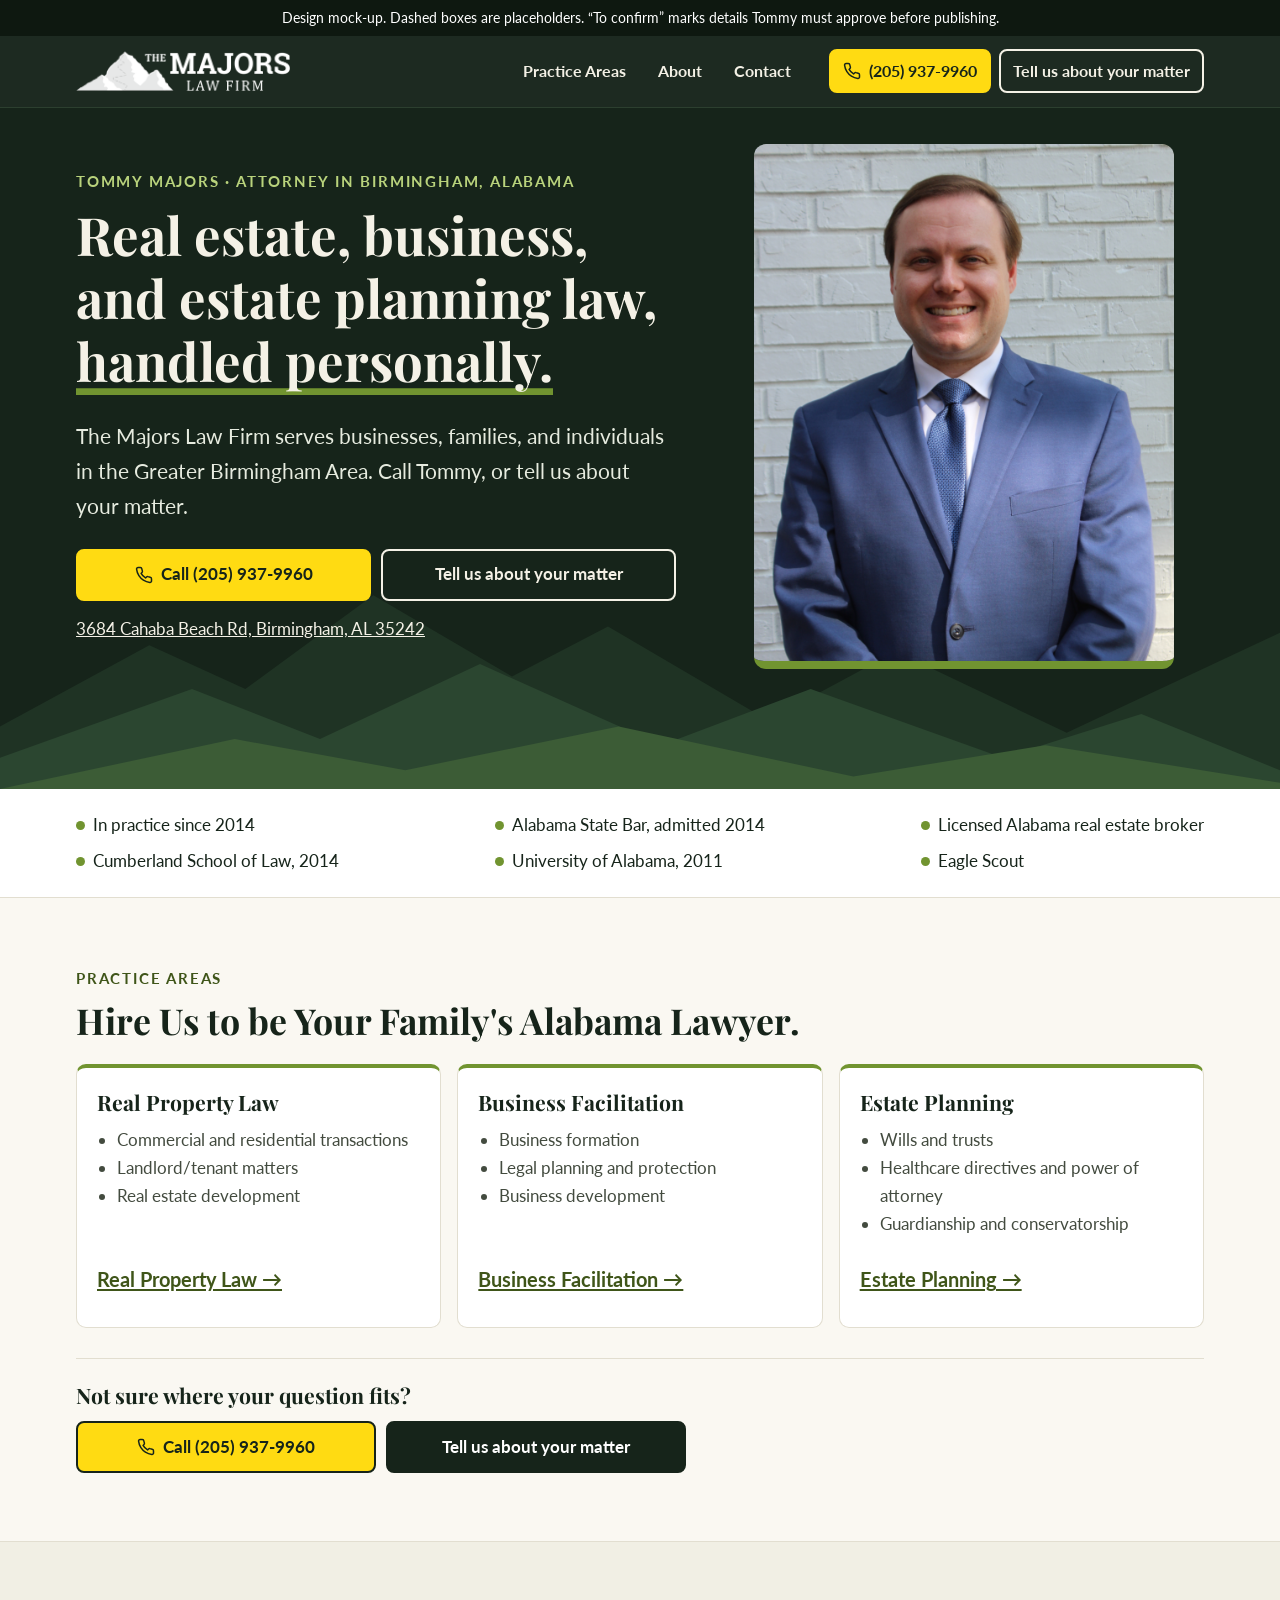
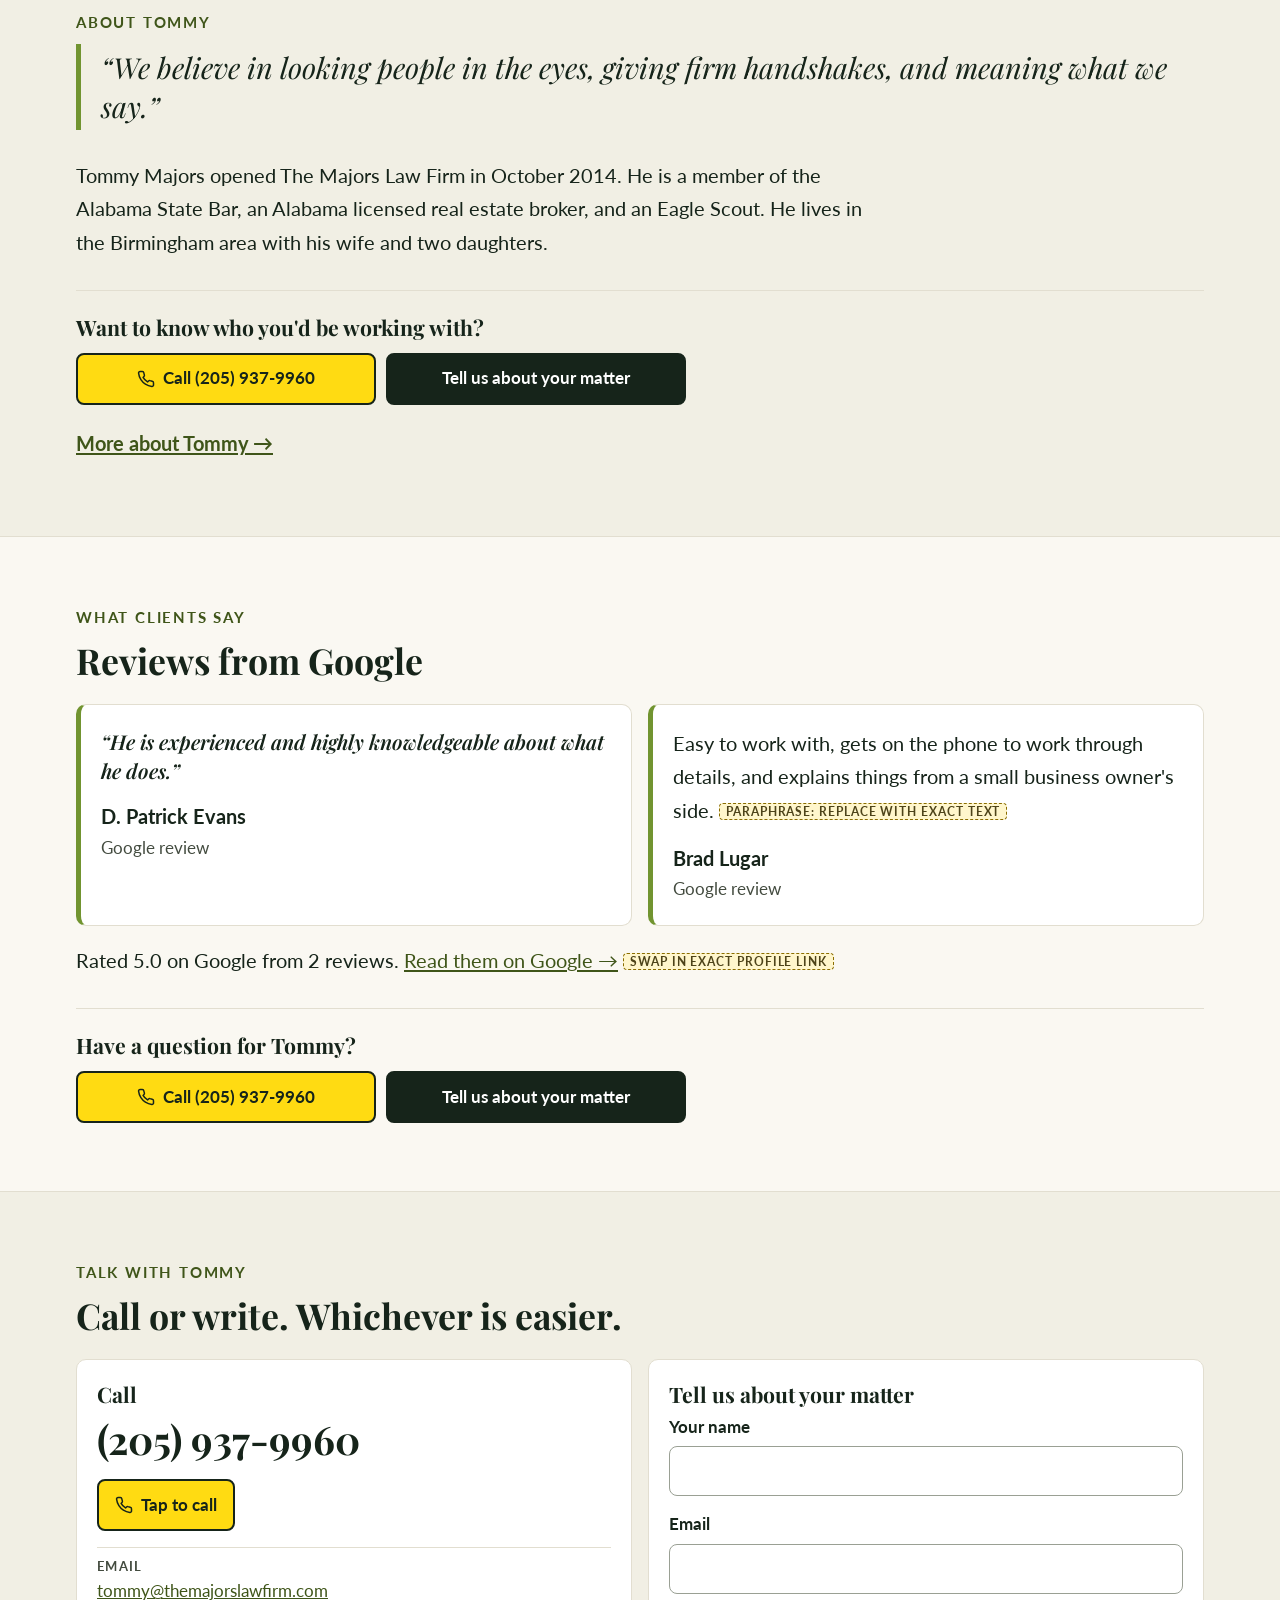
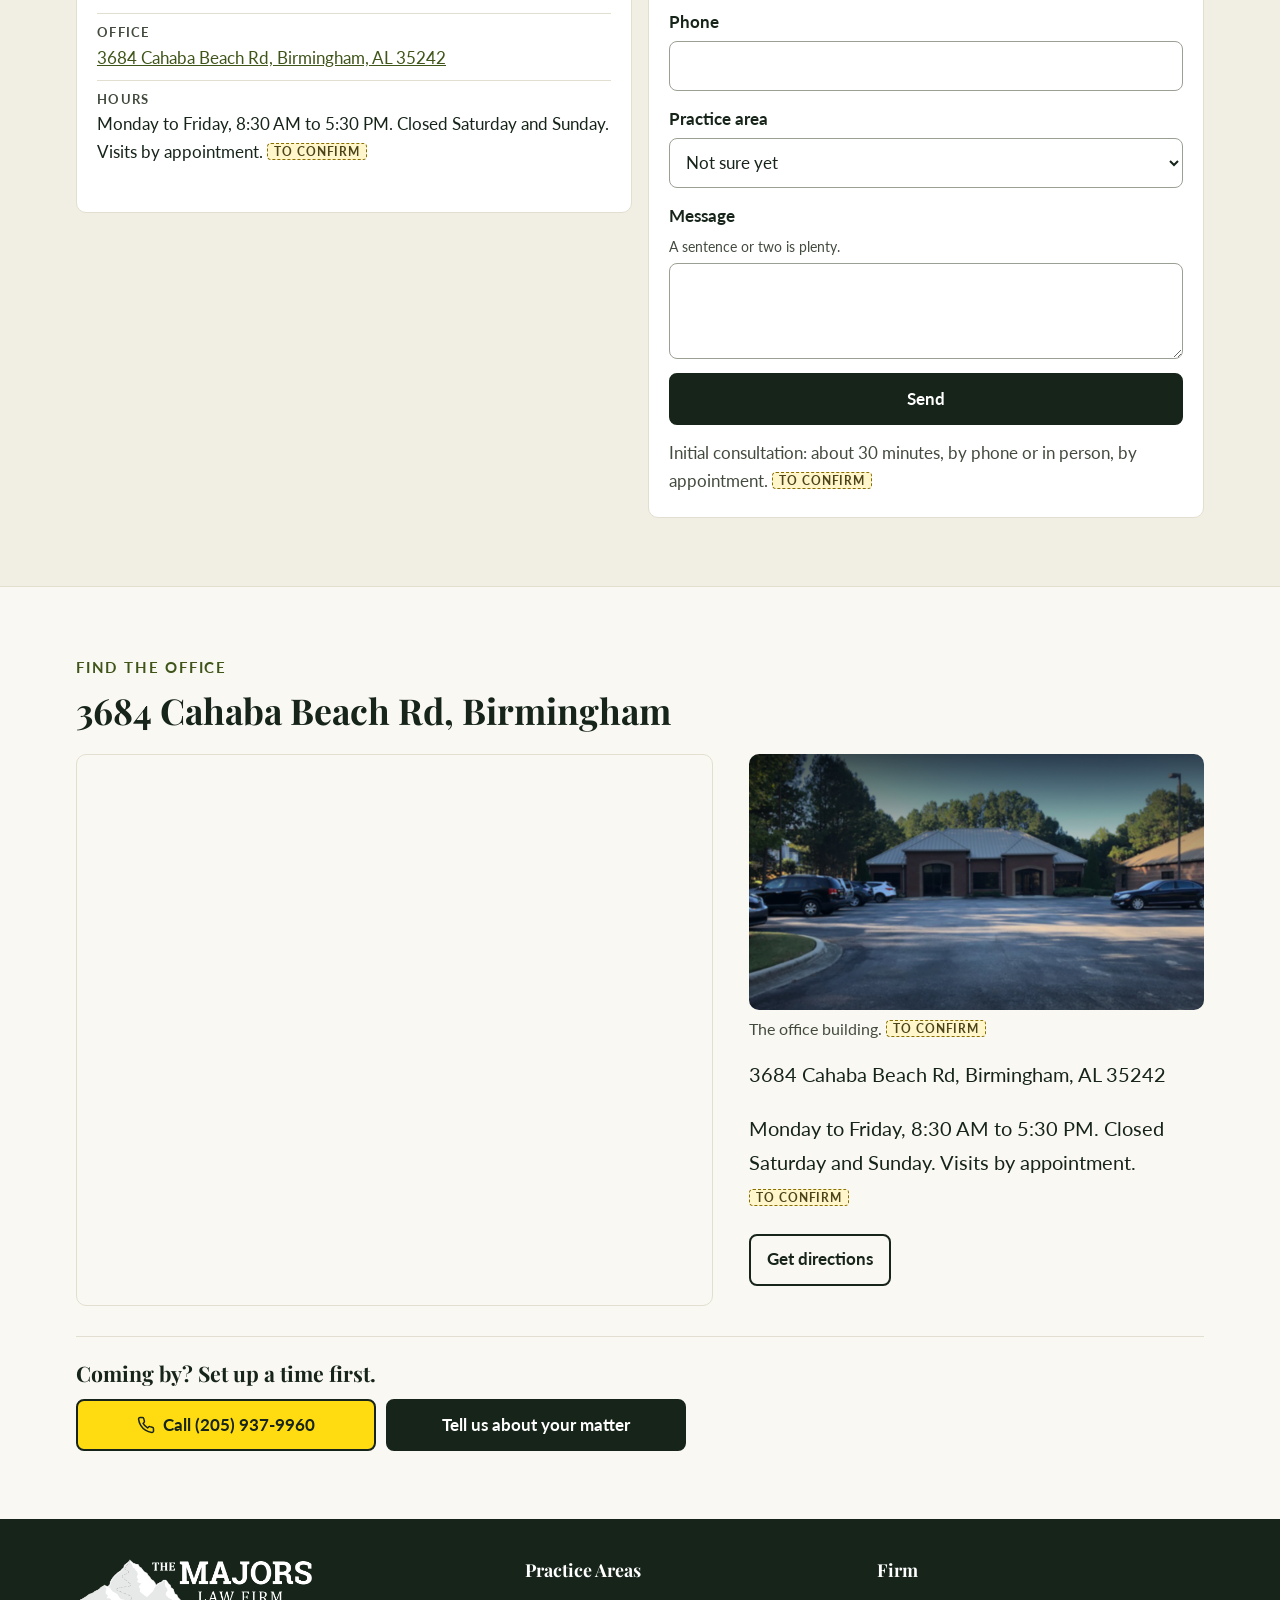
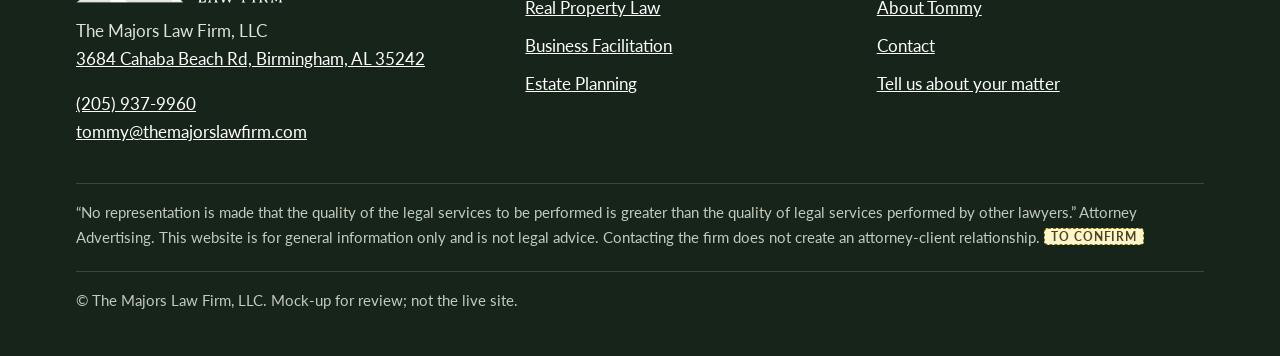
<file: index.html>
<!doctype html>
<html lang="en">
<head>
  <meta charset="utf-8">
  <meta name="viewport" content="width=device-width, initial-scale=1">
  <title>The Majors Law Firm | Birmingham, AL (mock-up)</title>
  <link rel="preconnect" href="https://fonts.googleapis.com">
  <link rel="preconnect" href="https://fonts.gstatic.com" crossorigin>
  <link href="https://fonts.googleapis.com/css2?family=Lato:wght@400;700;900&family=Playfair+Display:ital,wght@0,600;0,700;1,600&display=swap" rel="stylesheet">
  <link rel="stylesheet" href="styles.css">
</head>
<body data-page="home">
  <div data-slot="header"></div>

  <main>
    <section class="hero">
      <div class="wrap hero-grid">
        <div>
          <p class="eyebrow">Tommy Majors · Attorney in Birmingham, Alabama</p>
          <h1>Real estate, business, and estate planning law, <span>handled personally.</span></h1>
          <p class="lede">The Majors Law Firm serves businesses, families, and individuals in the Greater Birmingham Area. Call Tommy, or tell us about your matter.</p>
          <div data-slot="pair"></div>
        </div>
        <figure class="hero-photo">
          <img src="majorphoto.jpg" alt="Tommy Majors, attorney, smiling in a blue suit" width="1000" height="1500">
        </figure>
      </div>
    </section>

    <section class="trust" aria-label="Credentials">
      <div class="wrap">
        <ul>
          <li>In practice since 2014</li>
          <li>Alabama State Bar, admitted 2014</li>
          <li>Licensed Alabama real estate broker</li>
          <li>Cumberland School of Law, 2014</li>
          <li>University of Alabama, 2011</li>
          <li>Eagle Scout</li>
        </ul>
      </div>
    </section>

    <section id="practice-areas">
      <div class="wrap">
        <p class="eyebrow">Practice Areas</p>
        <h2>Hire Us to be Your Family's Alabama Lawyer.</h2>
        <div class="cards">
          <article class="card">
            <h3>Real Property Law</h3>
            <ul>
              <li>Commercial and residential transactions</li>
              <li>Landlord/tenant matters</li>
              <li>Real estate development</li>
            </ul>
            <a class="more" href="real-property.html">Real Property Law →</a>
          </article>
          <article class="card">
            <h3>Business Facilitation</h3>
            <ul>
              <li>Business formation</li>
              <li>Legal planning and protection</li>
              <li>Business development</li>
            </ul>
            <a class="more" href="business-facilitation.html">Business Facilitation →</a>
          </article>
          <article class="card">
            <h3>Estate Planning</h3>
            <ul>
              <li>Wills and trusts</li>
              <li>Healthcare directives and power of attorney</li>
              <li>Guardianship and conservatorship</li>
            </ul>
            <a class="more" href="estate-planning.html">Estate Planning →</a>
          </article>
        </div>
        <div data-slot="next" data-text="Not sure where your question fits?"></div>
      </div>
    </section>

    <section class="tint">
      <div class="wrap">
        <p class="eyebrow">About Tommy</p>
        <blockquote class="creed">“We believe in looking people in the eyes, giving firm handshakes, and meaning what we say.”</blockquote>
        <p class="prose">Tommy Majors opened The Majors Law Firm in October 2014. He is a member of the Alabama State Bar, an Alabama licensed real estate broker, and an Eagle Scout. He lives in the Birmingham area with his wife and two daughters.</p>
        <div data-slot="next" data-text="Want to know who you'd be working with?" data-link="about.html" data-link-text="More about Tommy"></div>
      </div>
    </section>

    <section>
      <div class="wrap">
        <p class="eyebrow">What clients say</p>
        <h2>Reviews from Google</h2>
        <div class="reviews">
          <figure class="review">
            <blockquote>“He is experienced and highly knowledgeable about what he does.”</blockquote>
            <figcaption>D. Patrick Evans <span>Google review</span></figcaption>
          </figure>
          <figure class="review">
            <p>Easy to work with, gets on the phone to work through details, and explains things from a small business owner's side. <span class="tbc">Paraphrase: replace with exact text</span></p>
            <figcaption>Brad Lugar <span>Google review</span></figcaption>
          </figure>
        </div>
        <p class="review-meta">Rated 5.0 on Google from 2 reviews. <a href="https://www.google.com/maps/search/?api=1&query=The%20Majors%20Law%20Firm%2C%203684%20Cahaba%20Beach%20Rd%2C%20Birmingham%2C%20AL" target="_blank" rel="noopener">Read them on Google →</a> <span class="tbc">Swap in exact profile link</span></p>
        <div data-slot="next" data-text="Have a question for Tommy?"></div>
      </div>
    </section>

    <div data-slot="consult"></div>
    <div data-slot="location"></div>
  </main>

  <div data-slot="footer"></div>
  <script src="site.js"></script>
</body>
</html>
</file>
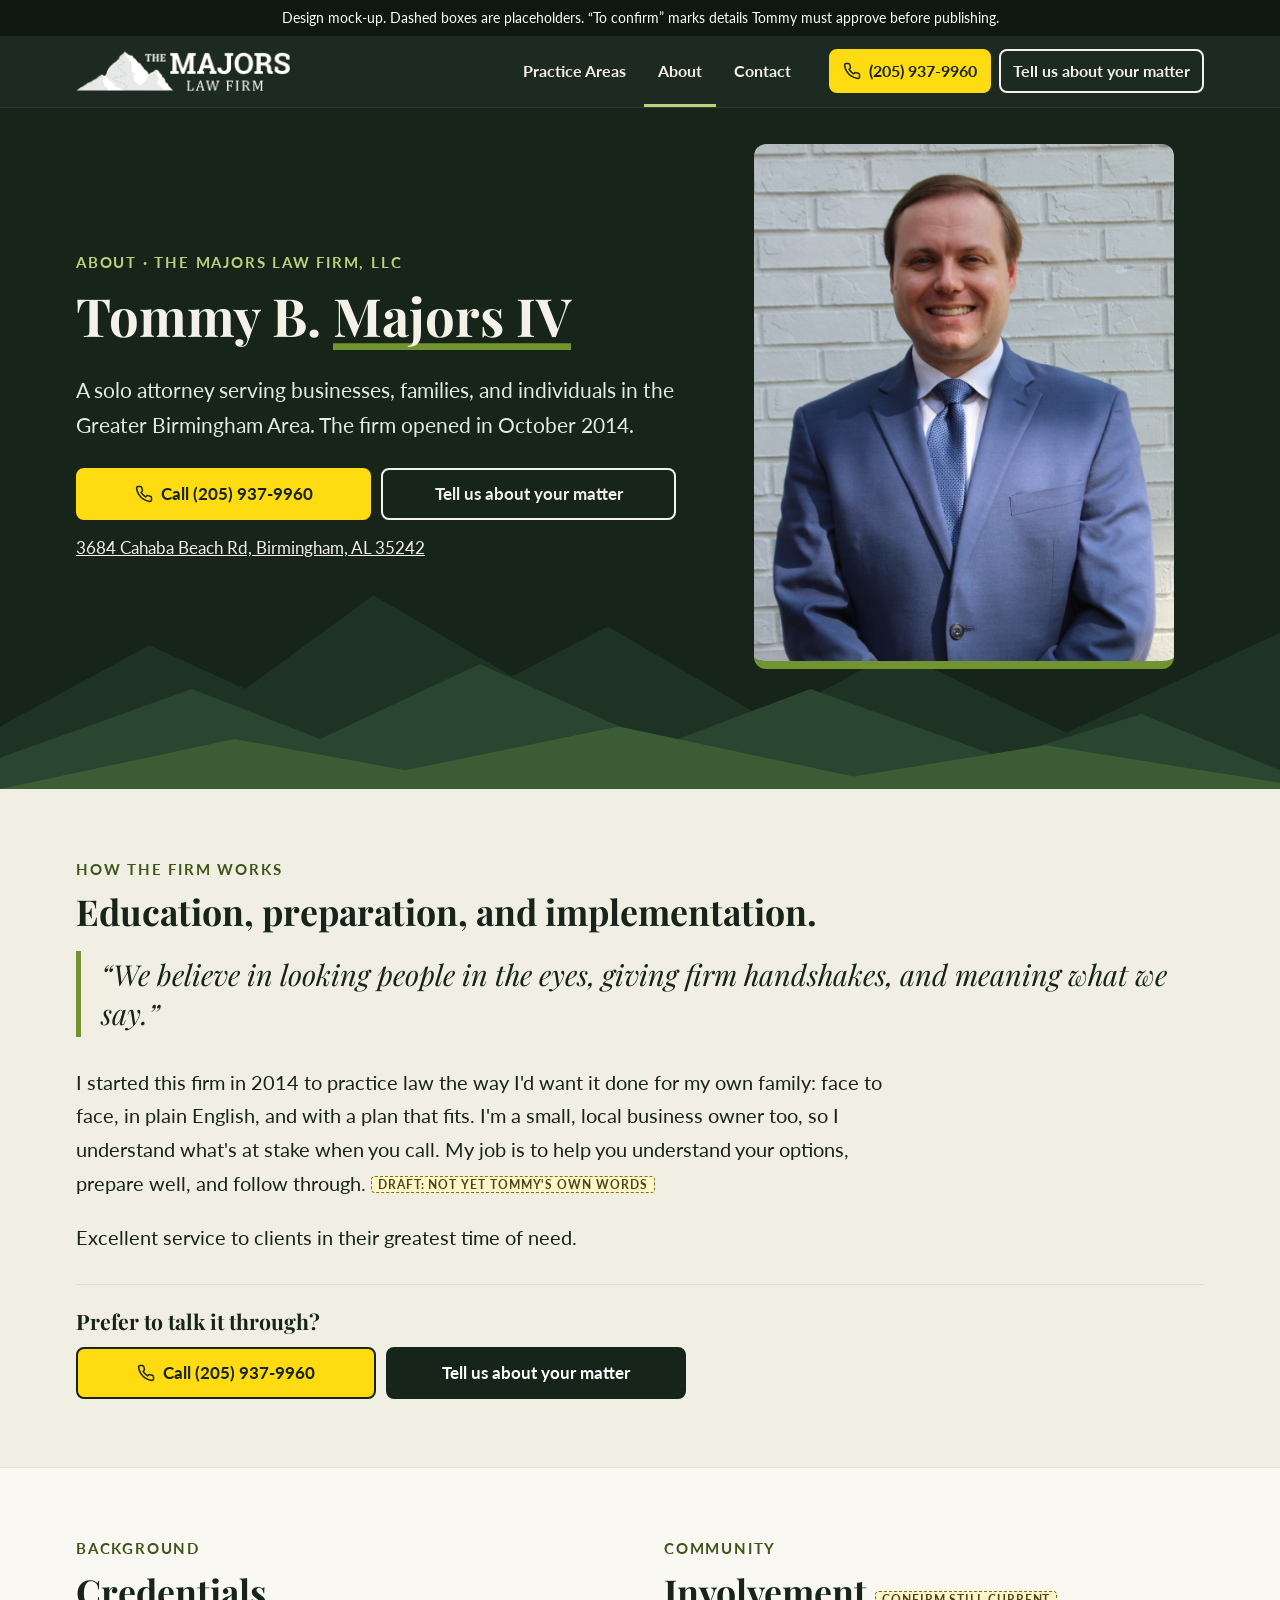
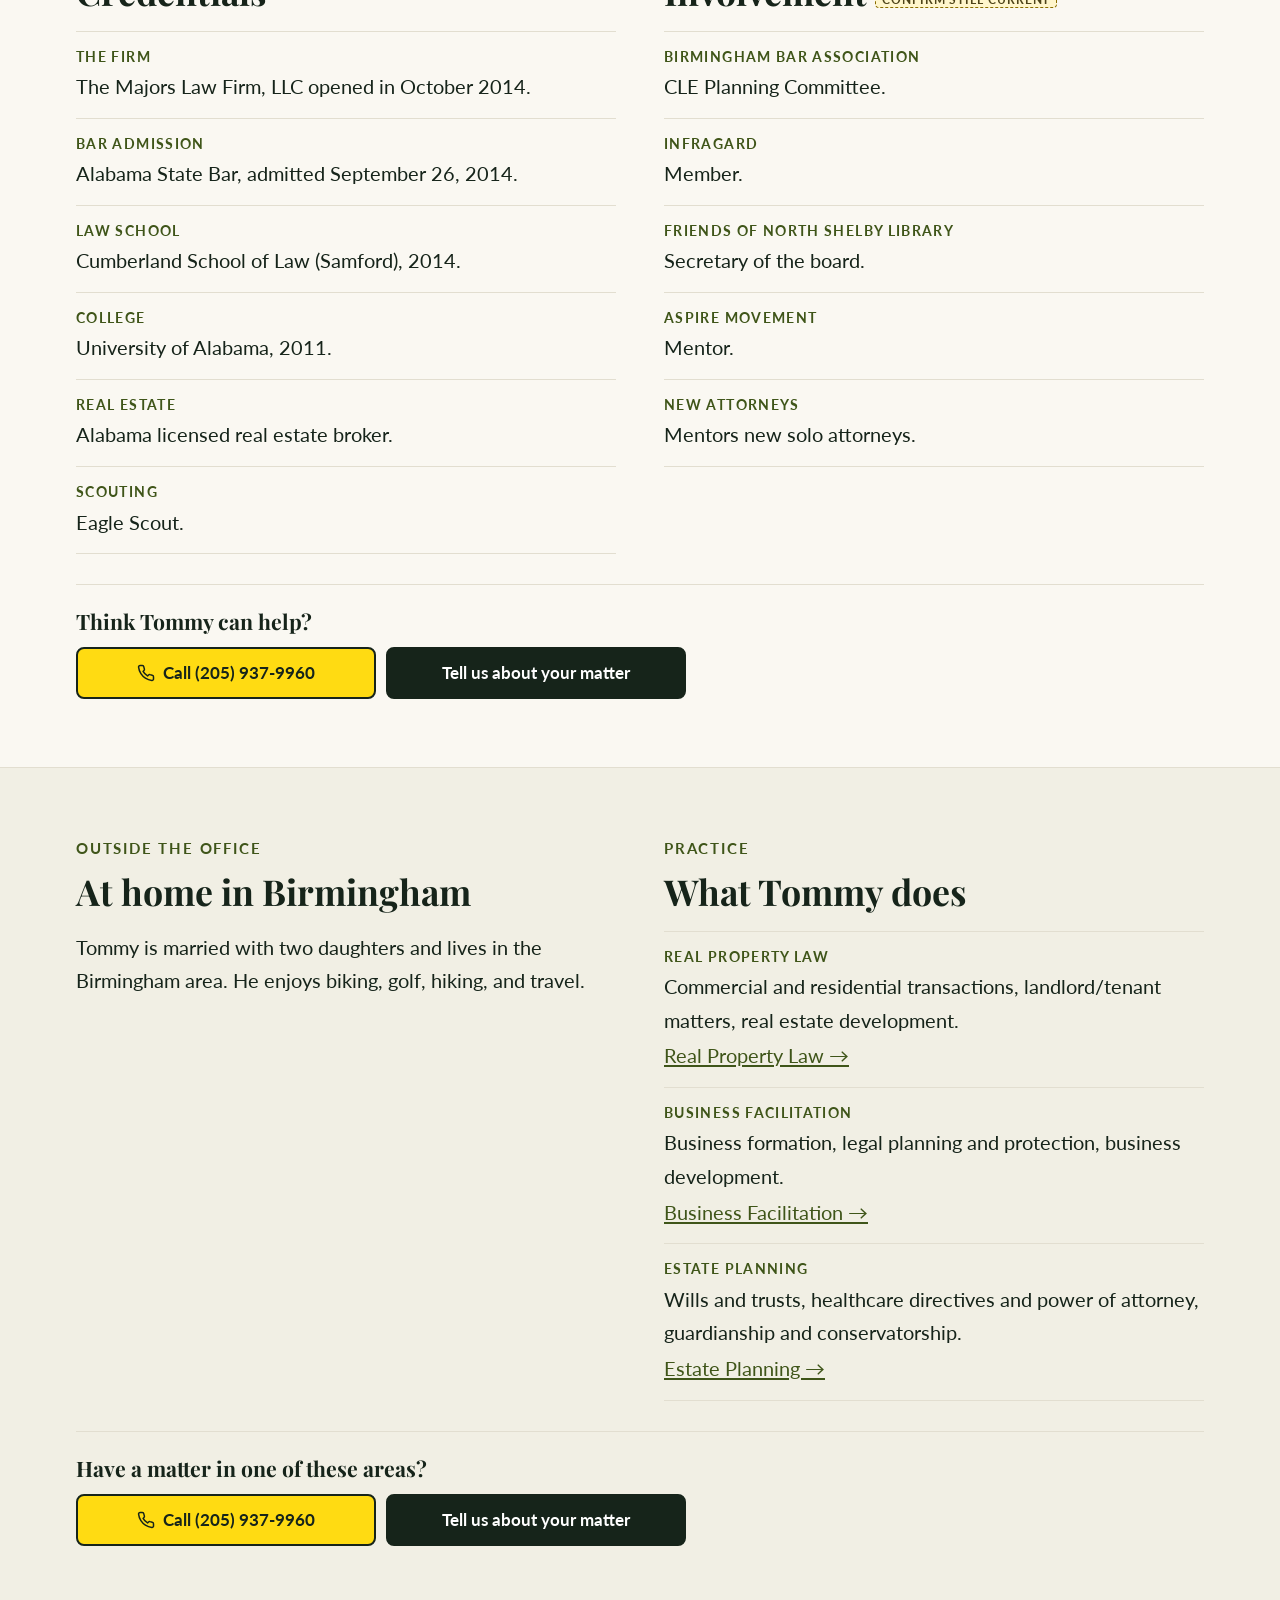
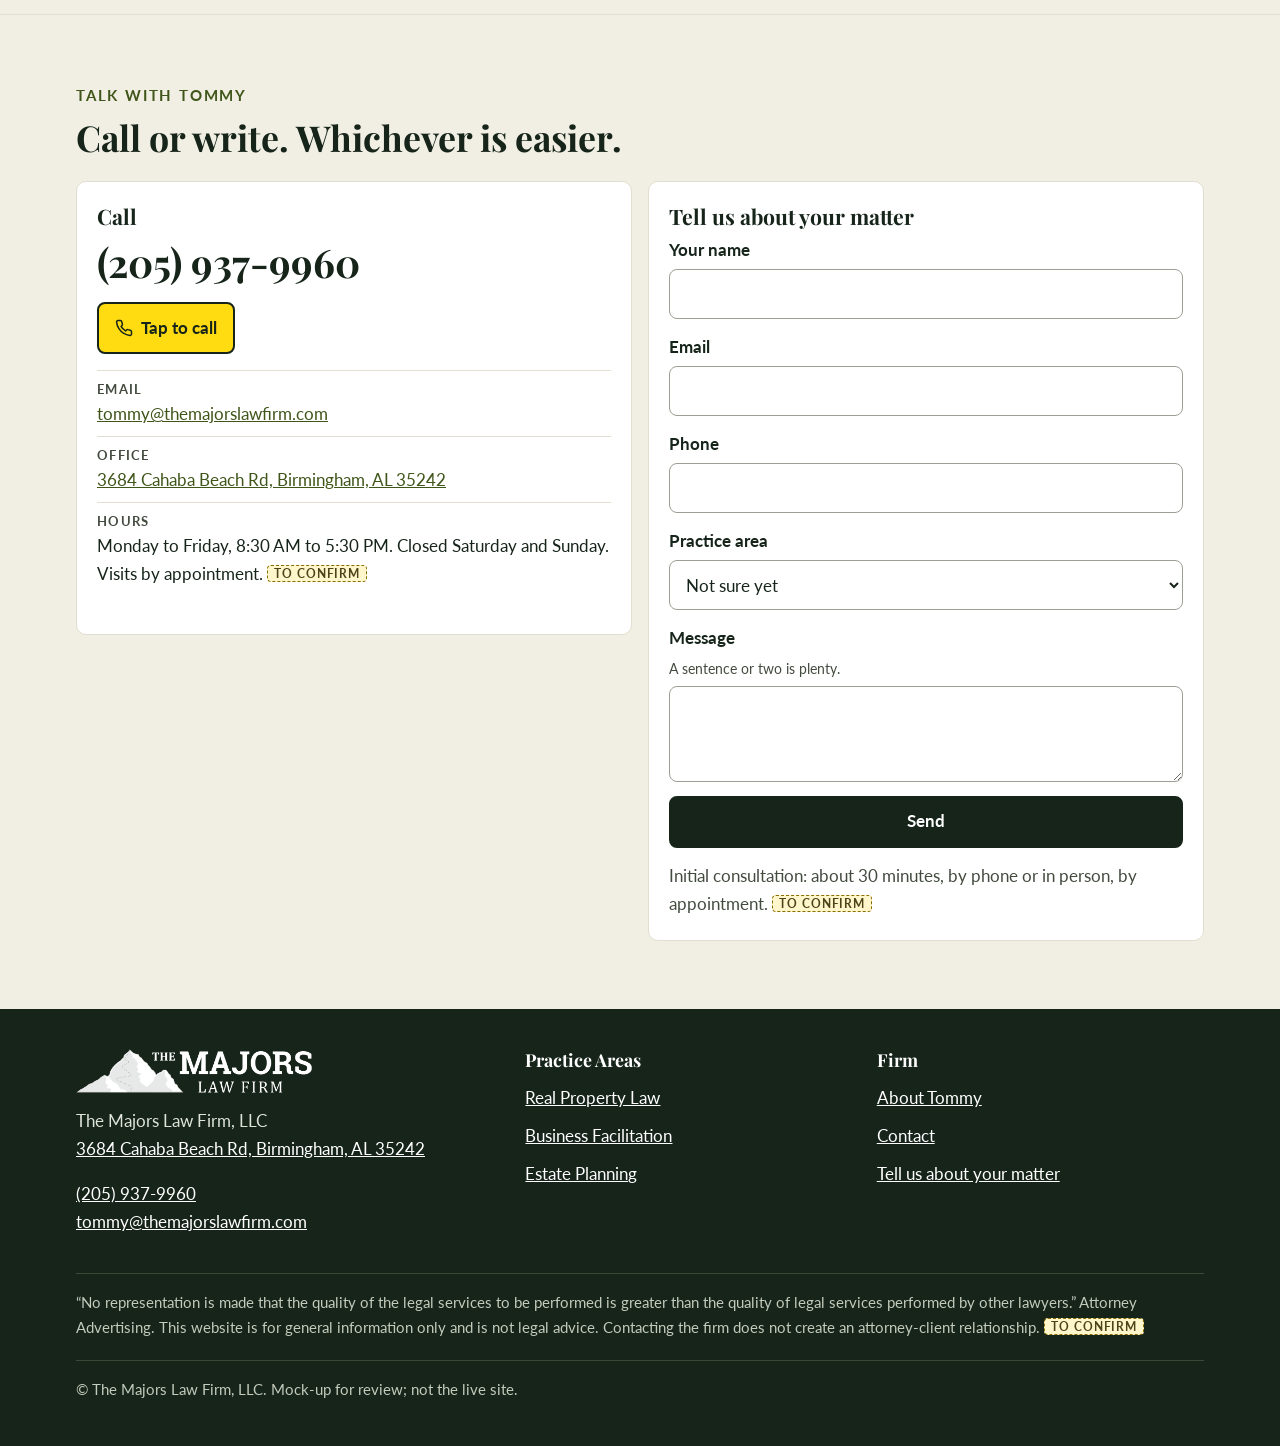
<file: about.html>
<!doctype html>
<html lang="en">
<head>
  <meta charset="utf-8">
  <meta name="viewport" content="width=device-width, initial-scale=1">
  <title>About Tommy Majors | The Majors Law Firm (mock-up)</title>
  <link rel="preconnect" href="https://fonts.googleapis.com">
  <link rel="preconnect" href="https://fonts.gstatic.com" crossorigin>
  <link href="https://fonts.googleapis.com/css2?family=Lato:wght@400;700;900&family=Playfair+Display:ital,wght@0,600;0,700;1,600&display=swap" rel="stylesheet">
  <link rel="stylesheet" href="styles.css">
</head>
<body data-page="about">
  <div data-slot="header"></div>

  <main>
    <section class="hero">
      <div class="wrap hero-grid">
        <div>
          <p class="eyebrow">About · The Majors Law Firm, LLC</p>
          <h1>Tommy B. <span>Majors IV</span></h1>
          <p class="lede">A solo attorney serving businesses, families, and individuals in the Greater Birmingham Area. The firm opened in October 2014.</p>
          <div data-slot="pair"></div>
        </div>
        <figure class="hero-photo">
          <img src="majorphoto.jpg" alt="Tommy Majors, attorney, smiling in a blue suit" width="1000" height="1500">
        </figure>
      </div>
    </section>

    <section class="tint">
      <div class="wrap">
        <p class="eyebrow">How the firm works</p>
        <h2>Education, preparation, and implementation.</h2>
        <blockquote class="creed">“We believe in looking people in the eyes, giving firm handshakes, and meaning what we say.”</blockquote>
        <p class="prose">I started this firm in 2014 to practice law the way I'd want it done for my own family: face to face, in plain English, and with a plan that fits. I'm a small, local business owner too, so I understand what's at stake when you call. My job is to help you understand your options, prepare well, and follow through. <span class="tbc">Draft: not yet Tommy's own words</span></p>
        <p class="prose">Excellent service to clients in their greatest time of need.</p>
        <div data-slot="next" data-text="Prefer to talk it through?"></div>
      </div>
    </section>

    <section>
      <div class="wrap split" style="align-items:start">
        <div>
          <p class="eyebrow">Background</p>
          <h2>Credentials</h2>
          <ul class="facts">
            <li><b>The firm</b>The Majors Law Firm, LLC opened in October 2014.</li>
            <li><b>Bar admission</b>Alabama State Bar, admitted September 26, 2014.</li>
            <li><b>Law school</b>Cumberland School of Law (Samford), 2014.</li>
            <li><b>College</b>University of Alabama, 2011.</li>
            <li><b>Real estate</b>Alabama licensed real estate broker.</li>
            <li><b>Scouting</b>Eagle Scout.</li>
          </ul>
        </div>
        <div>
          <p class="eyebrow">Community</p>
          <h2>Involvement <span class="tbc">Confirm still current</span></h2>
          <ul class="facts">
            <li><b>Birmingham Bar Association</b>CLE Planning Committee.</li>
            <li><b>InfraGard</b>Member.</li>
            <li><b>Friends of North Shelby Library</b>Secretary of the board.</li>
            <li><b>Aspire Movement</b>Mentor.</li>
            <li><b>New attorneys</b>Mentors new solo attorneys.</li>
          </ul>
        </div>
      </div>
      <div class="wrap">
        <div data-slot="next" data-text="Think Tommy can help?"></div>
      </div>
    </section>

    <section class="tint">
      <div class="wrap split" style="align-items:start">
        <div>
          <p class="eyebrow">Outside the office</p>
          <h2>At home in Birmingham</h2>
          <p>Tommy is married with two daughters and lives in the Birmingham area. He enjoys biking, golf, hiking, and travel.</p>
        </div>
        <div>
          <p class="eyebrow">Practice</p>
          <h2>What Tommy does</h2>
          <ul class="facts">
            <li><b>Real Property Law</b>Commercial and residential transactions, landlord/tenant matters, real estate development. <a href="real-property.html">Real Property Law →</a></li>
            <li><b>Business Facilitation</b>Business formation, legal planning and protection, business development. <a href="business-facilitation.html">Business Facilitation →</a></li>
            <li><b>Estate Planning</b>Wills and trusts, healthcare directives and power of attorney, guardianship and conservatorship. <a href="estate-planning.html">Estate Planning →</a></li>
          </ul>
        </div>
      </div>
      <div class="wrap">
        <div data-slot="next" data-text="Have a matter in one of these areas?"></div>
      </div>
    </section>

    <div data-slot="consult"></div>
  </main>

  <div data-slot="footer"></div>
  <script src="site.js"></script>
</body>
</html>
</file>
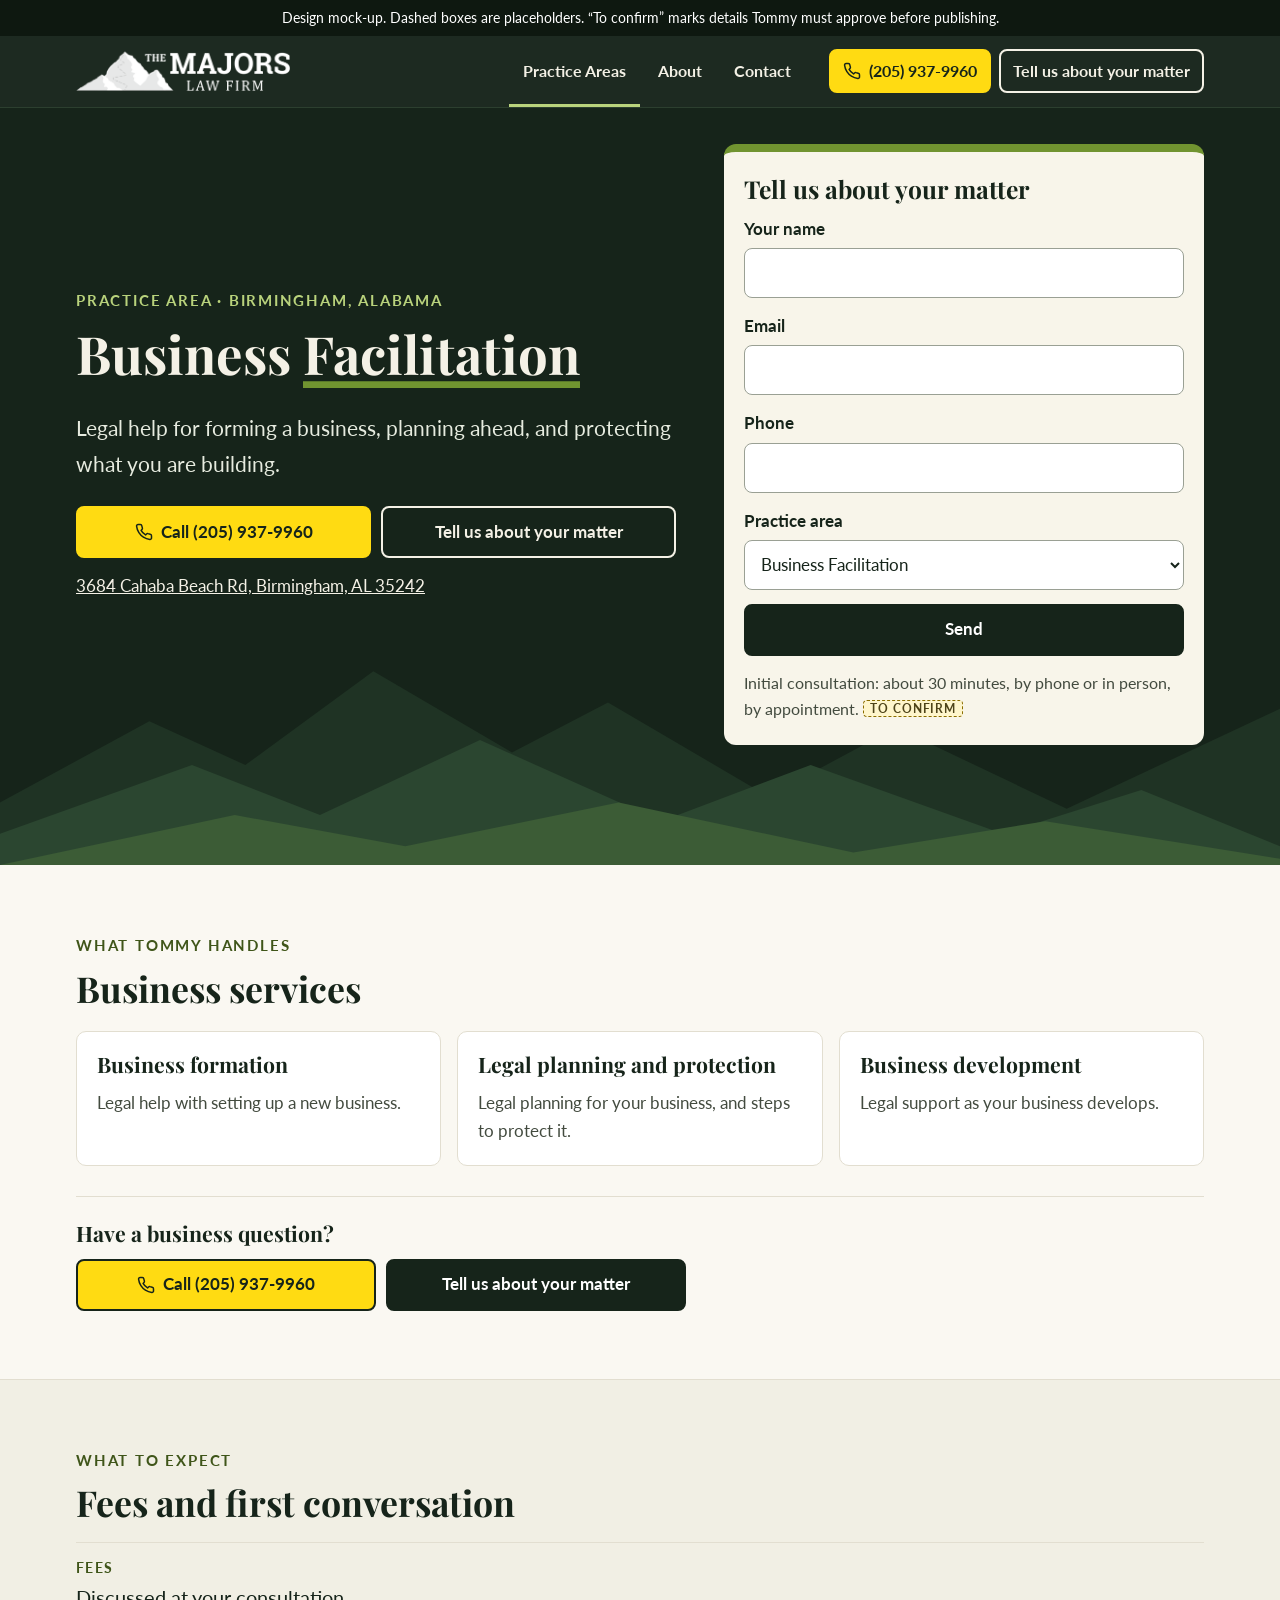
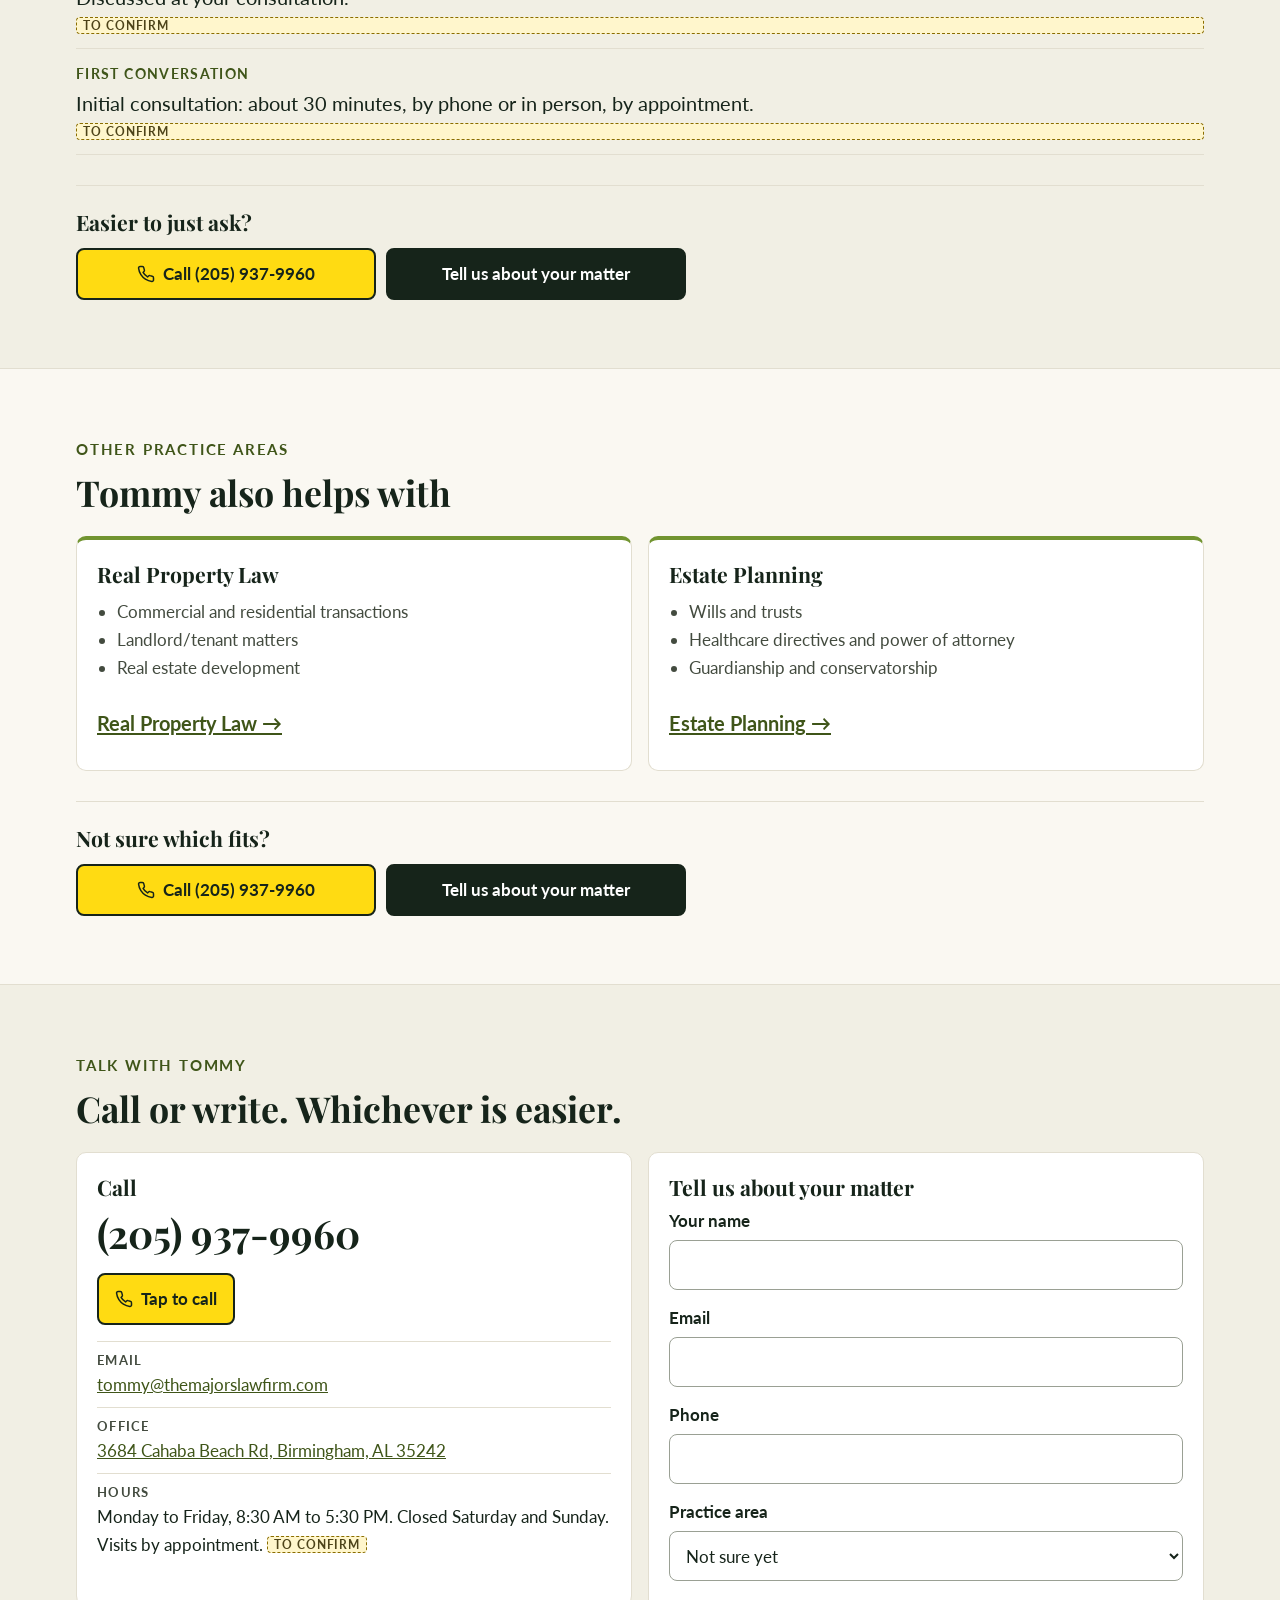
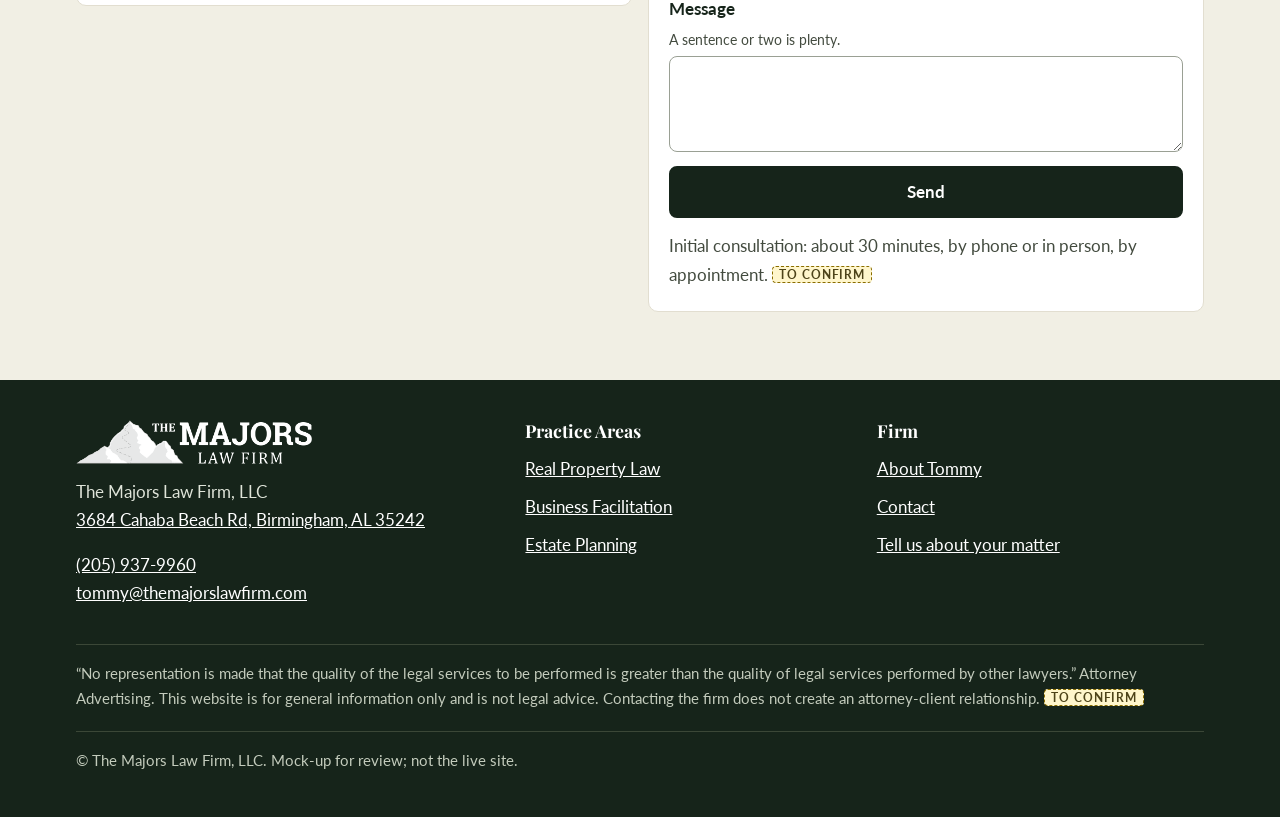
<file: business-facilitation.html>
<!doctype html>
<html lang="en">
<head>
  <meta charset="utf-8">
  <meta name="viewport" content="width=device-width, initial-scale=1">
  <title>Business Facilitation | The Majors Law Firm (mock-up)</title>
  <link rel="preconnect" href="https://fonts.googleapis.com">
  <link rel="preconnect" href="https://fonts.gstatic.com" crossorigin>
  <link href="https://fonts.googleapis.com/css2?family=Lato:wght@400;700;900&family=Playfair+Display:ital,wght@0,600;0,700;1,600&display=swap" rel="stylesheet">
  <link rel="stylesheet" href="styles.css">
</head>
<body data-page="practice">
  <div data-slot="header"></div>

  <main>
    <section class="hero">
      <div class="wrap hero-grid">
        <div>
          <p class="eyebrow">Practice Area · Birmingham, Alabama</p>
          <h1>Business <span>Facilitation</span></h1>
          <p class="lede">Legal help for forming a business, planning ahead, and protecting what you are building.</p>
          <div data-slot="pair"></div>
        </div>
        <div data-slot="heroform" data-area="Business Facilitation"></div>
      </div>
    </section>

    <section>
      <div class="wrap">
        <p class="eyebrow">What Tommy handles</p>
        <h2>Business services</h2>
        <div class="services">
          <div class="service">
            <h3>Business formation</h3>
            <p>Legal help with setting up a new business.</p>
          </div>
          <div class="service">
            <h3>Legal planning and protection</h3>
            <p>Legal planning for your business, and steps to protect it.</p>
          </div>
          <div class="service">
            <h3>Business development</h3>
            <p>Legal support as your business develops.</p>
          </div>
        </div>
        <div data-slot="next" data-text="Have a business question?"></div>
      </div>
    </section>

    <section class="tint">
      <div class="wrap">
        <p class="eyebrow">What to expect</p>
        <h2>Fees and first conversation</h2>
        <ul class="facts">
          <li><b>Fees</b>Discussed at your consultation. <span class="tbc">To confirm</span></li>
          <li><b>First conversation</b>Initial consultation: about 30 minutes, by phone or in person, by appointment. <span class="tbc">To confirm</span></li>
        </ul>
        <div data-slot="next" data-text="Easier to just ask?"></div>
      </div>
    </section>

    <section>
      <div class="wrap">
        <p class="eyebrow">Other practice areas</p>
        <h2>Tommy also helps with</h2>
        <div class="cards" style="grid-template-columns:repeat(auto-fit,minmax(240px,1fr))">
          <article class="card">
            <h3>Real Property Law</h3>
            <ul><li>Commercial and residential transactions</li><li>Landlord/tenant matters</li><li>Real estate development</li></ul>
            <a class="more" href="real-property.html">Real Property Law →</a>
          </article>
          <article class="card">
            <h3>Estate Planning</h3>
            <ul><li>Wills and trusts</li><li>Healthcare directives and power of attorney</li><li>Guardianship and conservatorship</li></ul>
            <a class="more" href="estate-planning.html">Estate Planning →</a>
          </article>
        </div>
        <div data-slot="next" data-text="Not sure which fits?"></div>
      </div>
    </section>

    <div data-slot="consult"></div>
  </main>

  <div data-slot="footer"></div>
  <script src="site.js"></script>
</body>
</html>
</file>
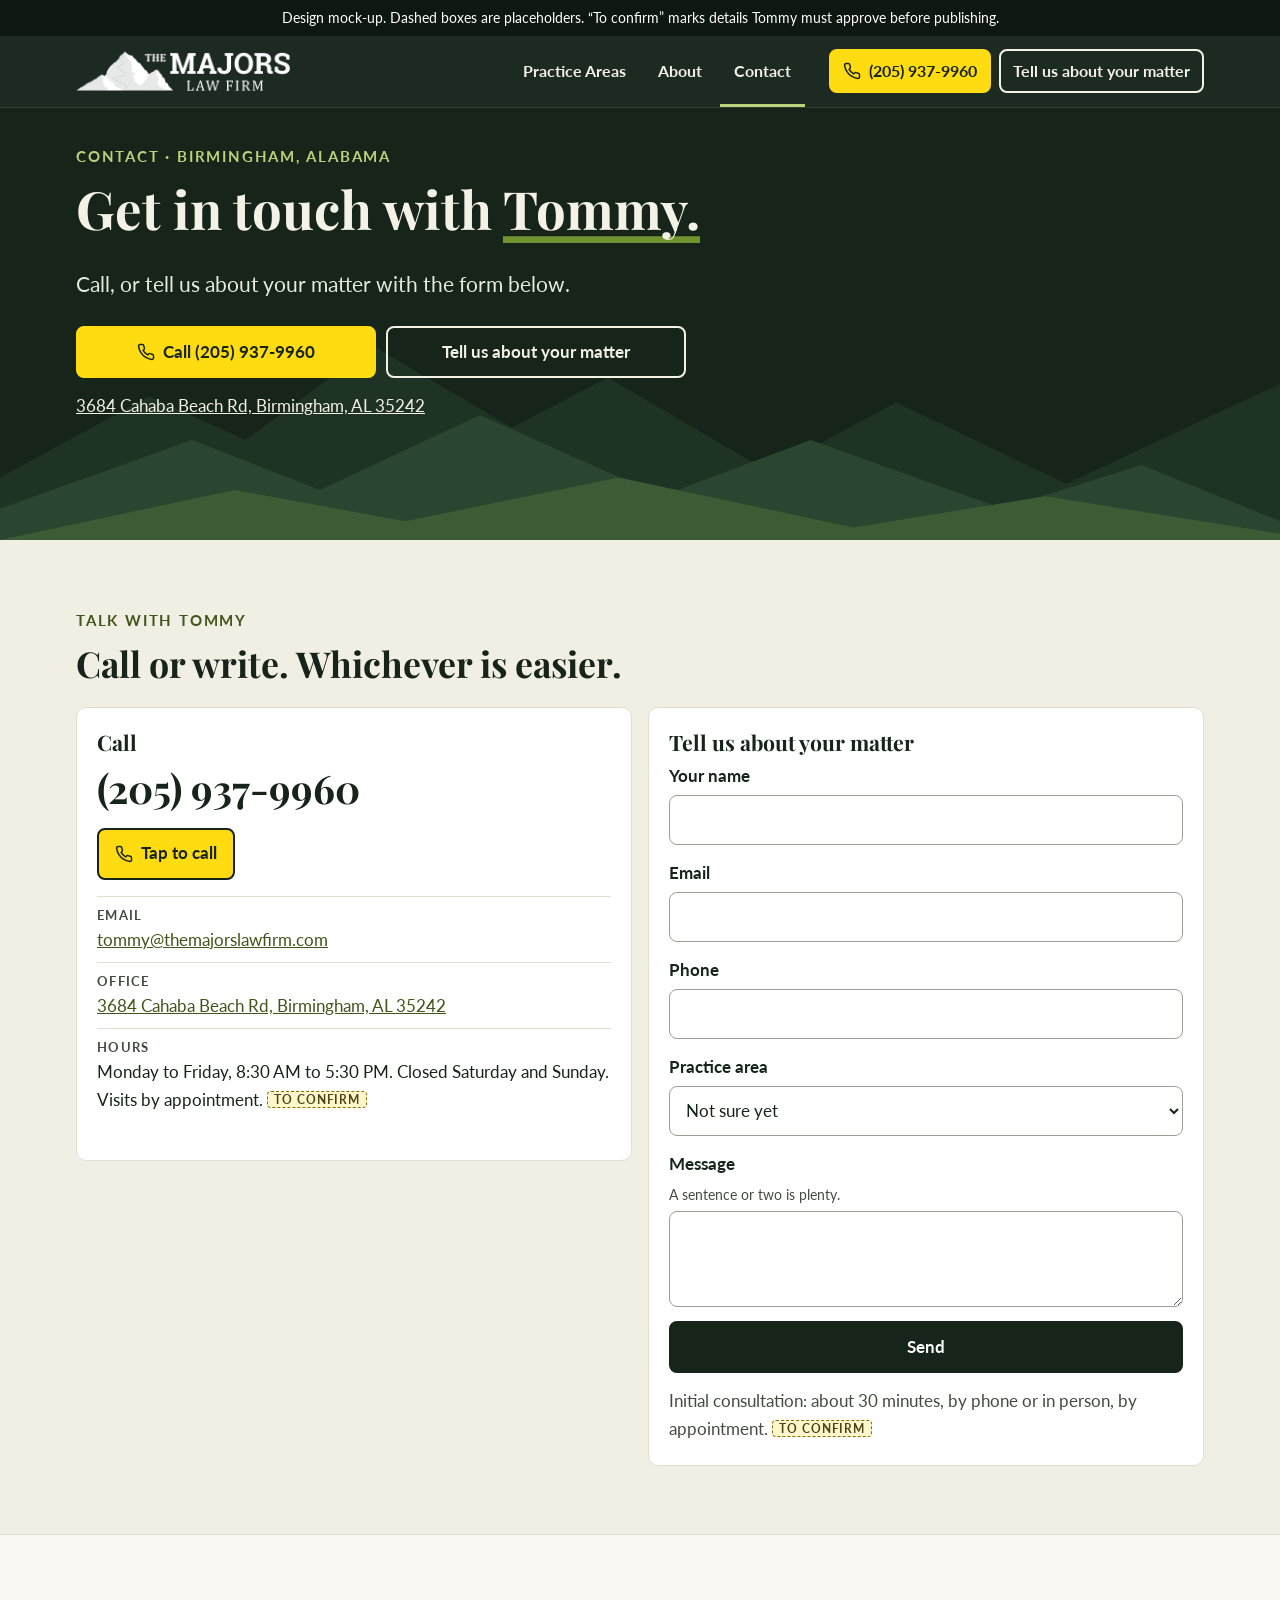
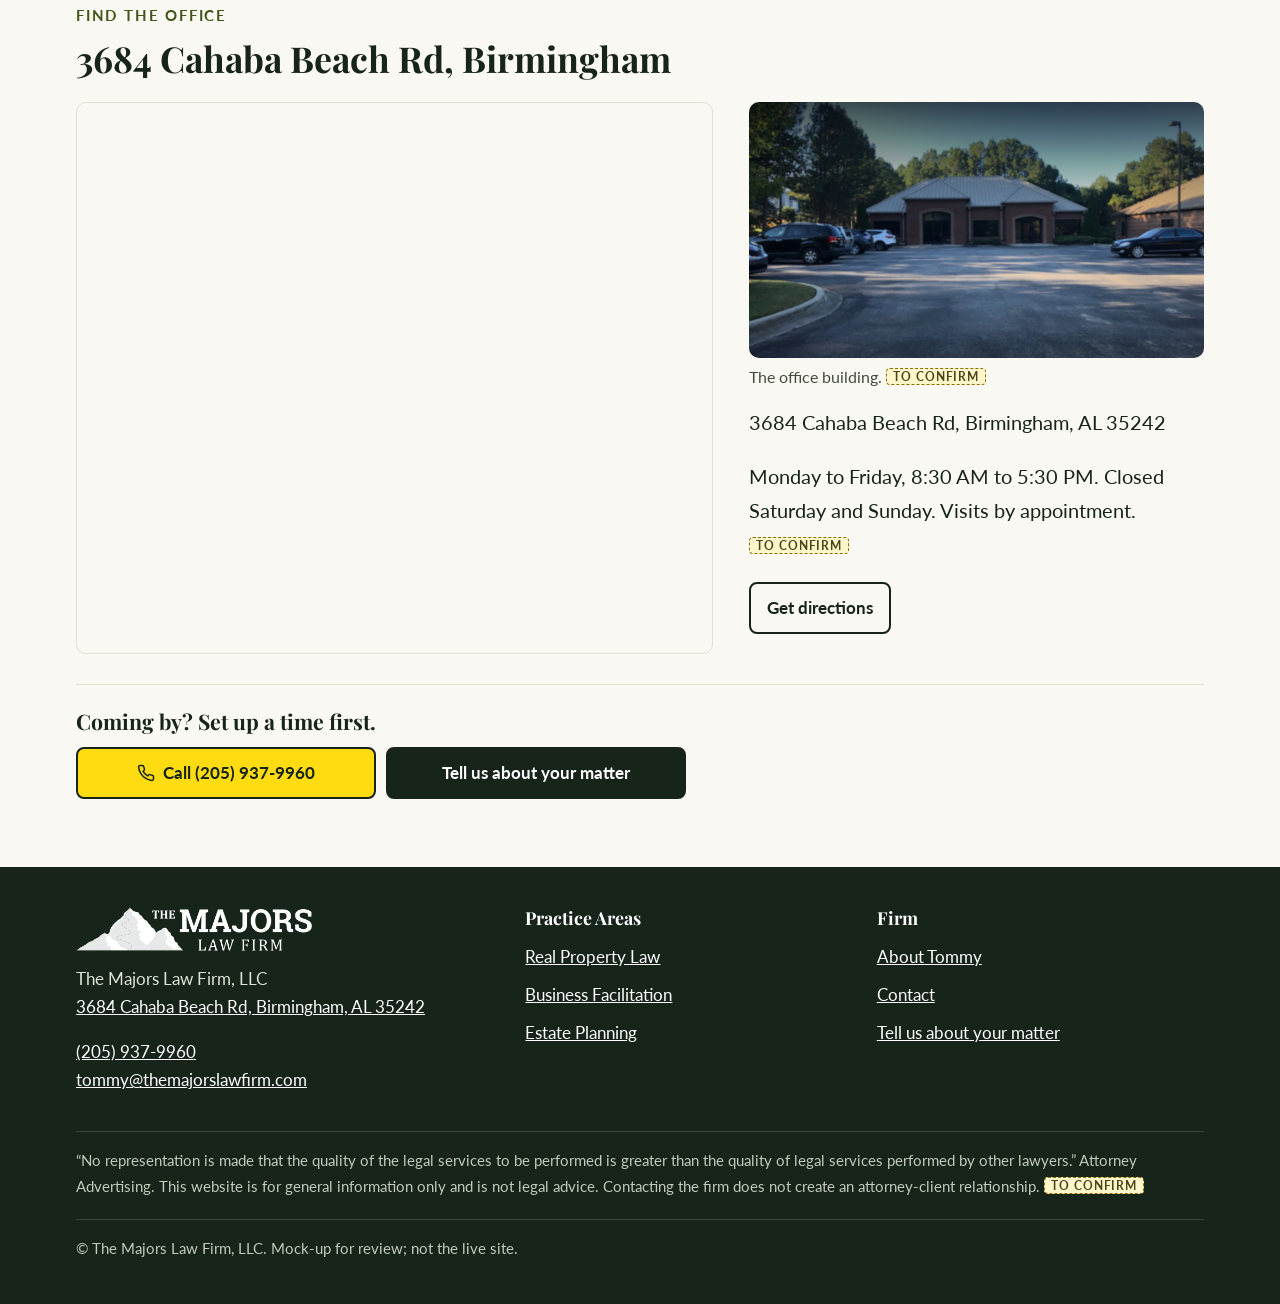
<file: contact.html>
<!doctype html>
<html lang="en">
<head>
  <meta charset="utf-8">
  <meta name="viewport" content="width=device-width, initial-scale=1">
  <title>Contact | The Majors Law Firm (mock-up)</title>
  <link rel="preconnect" href="https://fonts.googleapis.com">
  <link rel="preconnect" href="https://fonts.gstatic.com" crossorigin>
  <link href="https://fonts.googleapis.com/css2?family=Lato:wght@400;700;900&family=Playfair+Display:ital,wght@0,600;0,700;1,600&display=swap" rel="stylesheet">
  <link rel="stylesheet" href="styles.css">
</head>
<body data-page="contact">
  <div data-slot="header"></div>

  <main>
    <section class="hero">
      <div class="wrap">
        <p class="eyebrow">Contact · Birmingham, Alabama</p>
        <h1>Get in touch with <span>Tommy.</span></h1>
        <p class="lede">Call, or tell us about your matter with the form below.</p>
        <div data-slot="pair"></div>
      </div>
    </section>

    <div data-slot="consult"></div>
    <div data-slot="location"></div>
  </main>

  <div data-slot="footer"></div>
  <script src="site.js"></script>
</body>
</html>
</file>
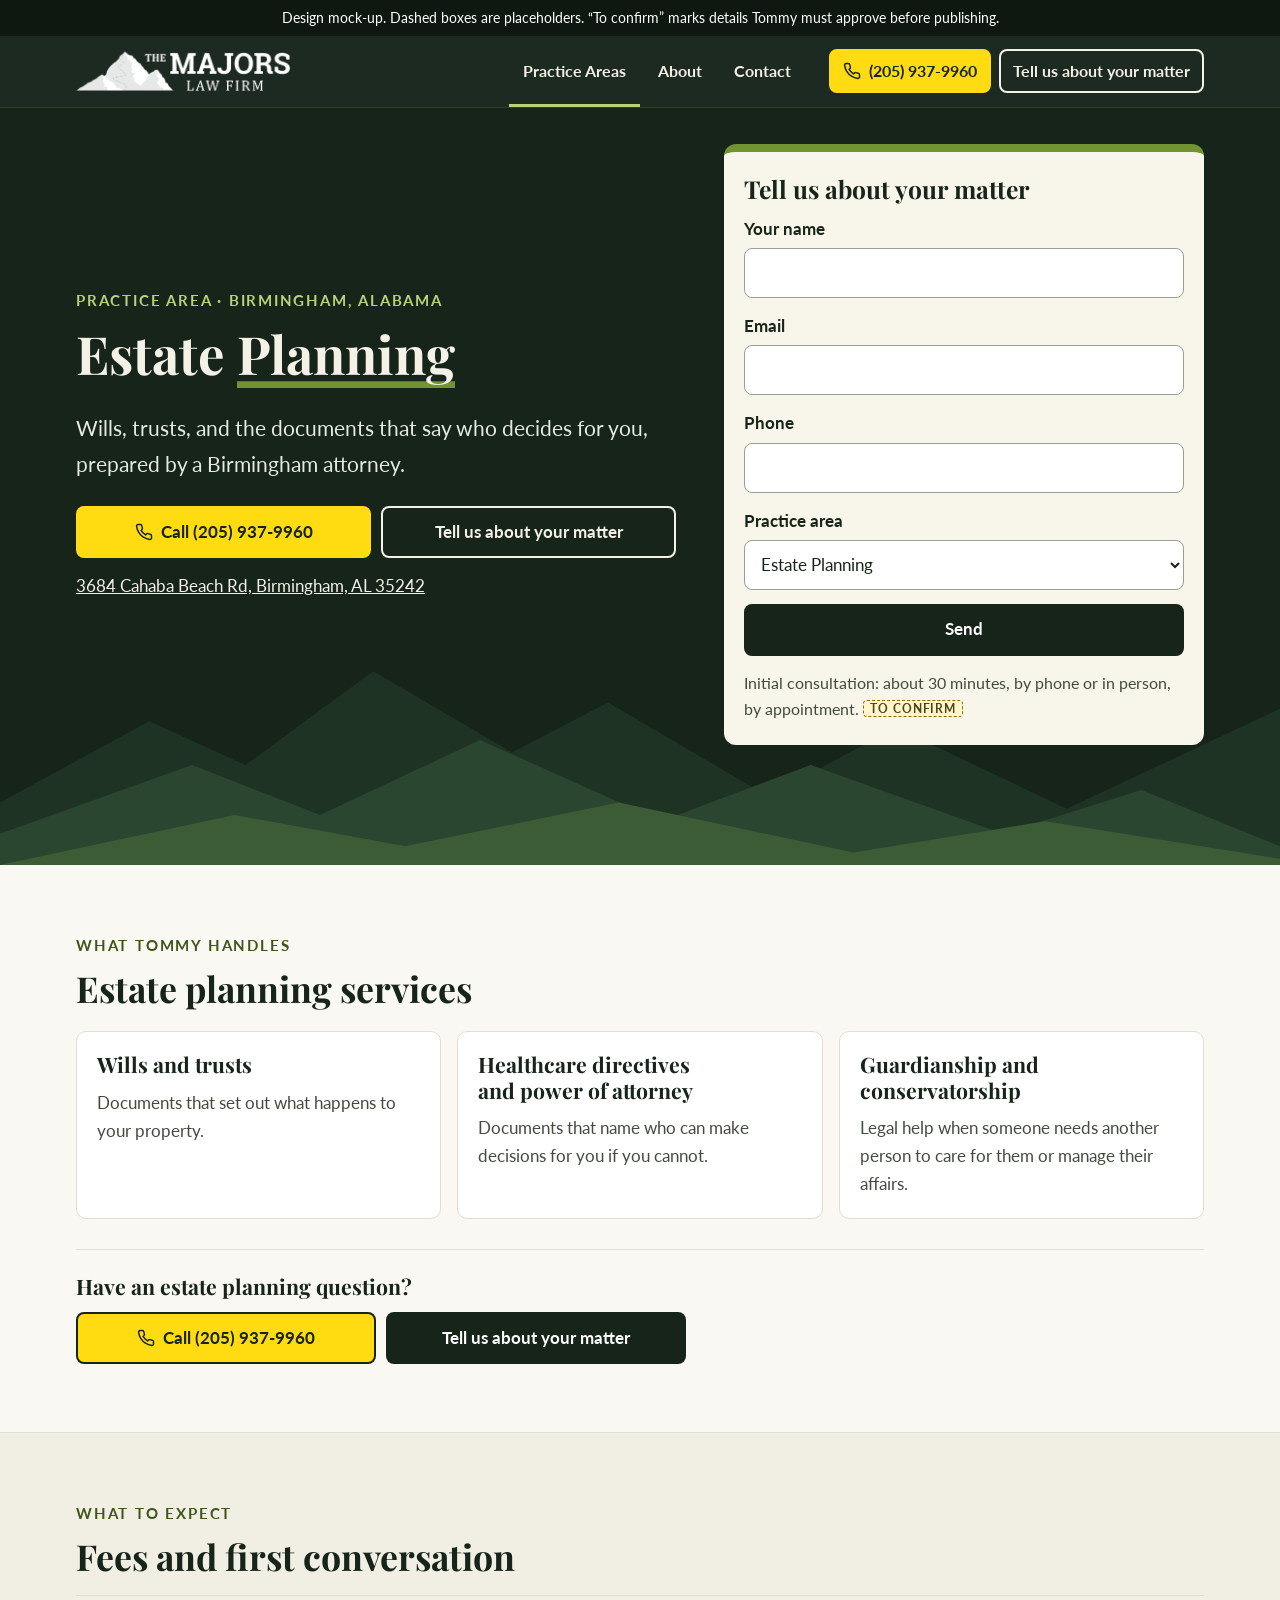
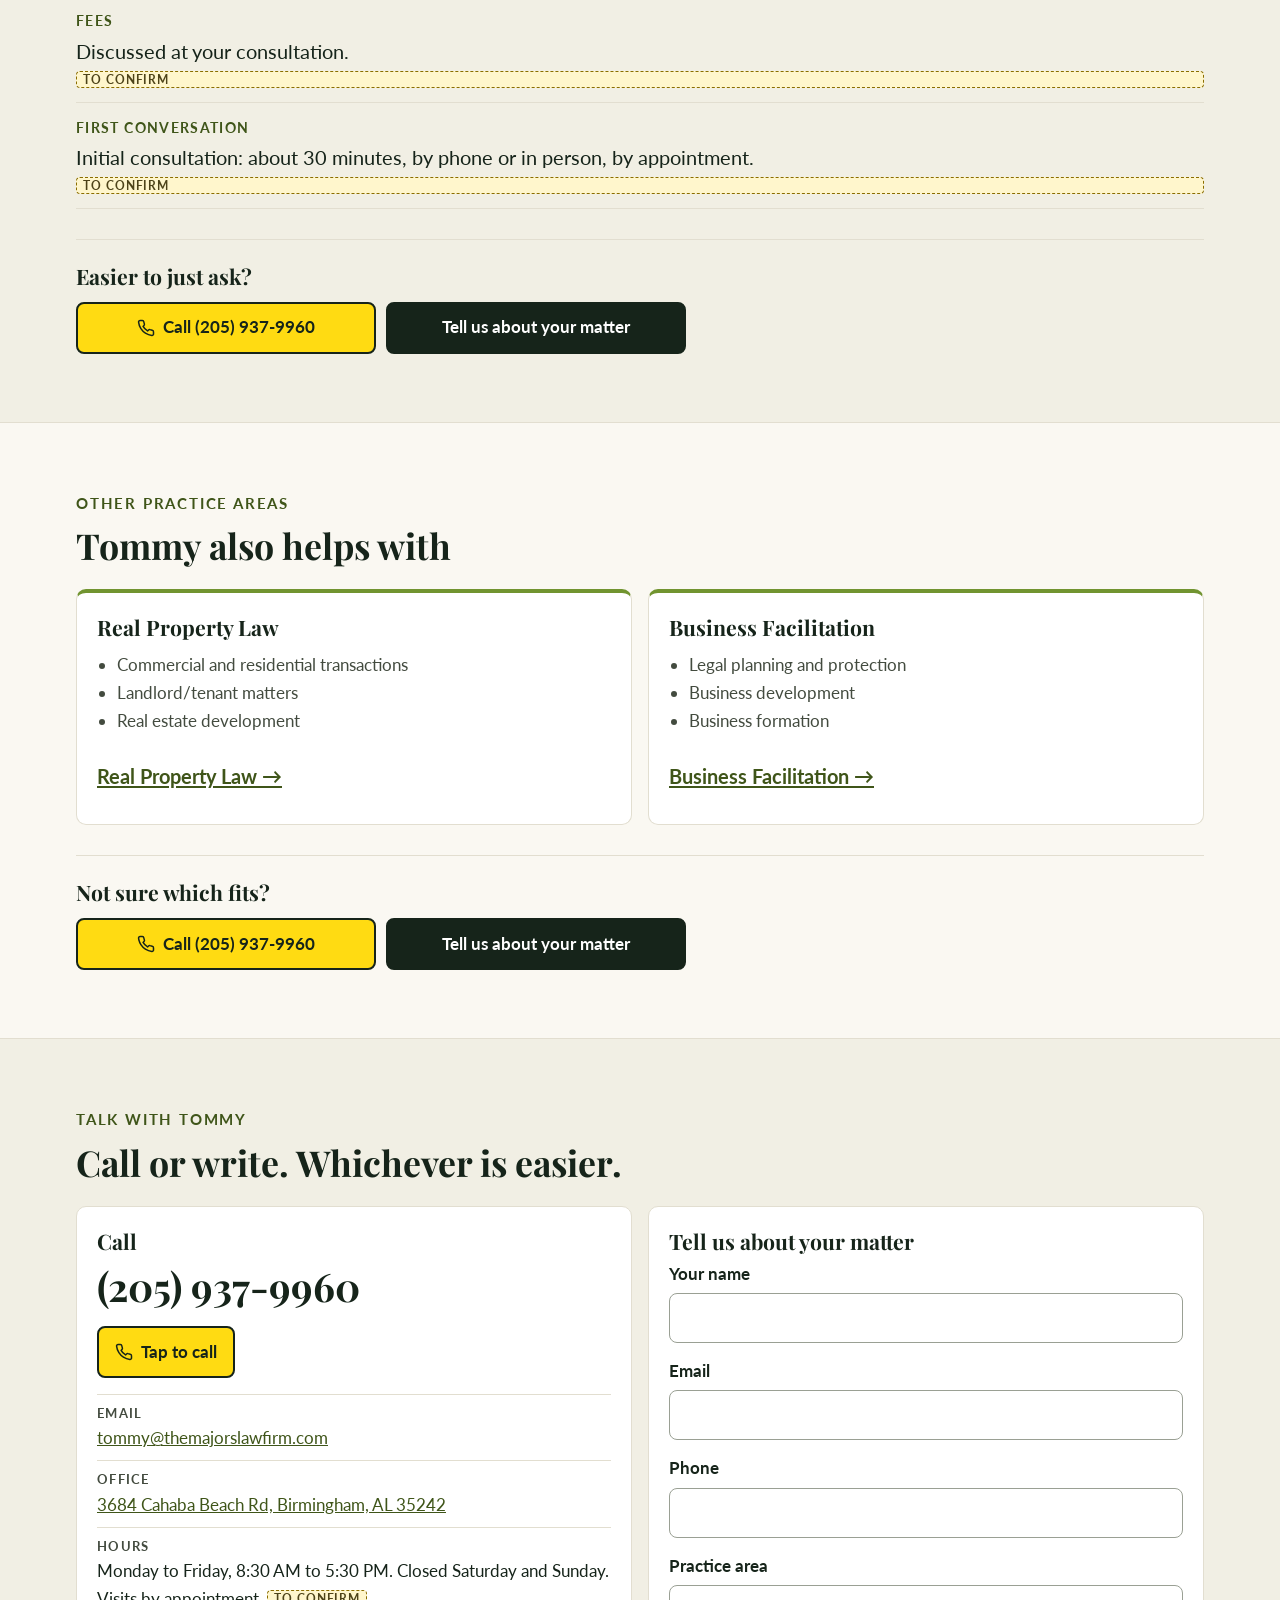
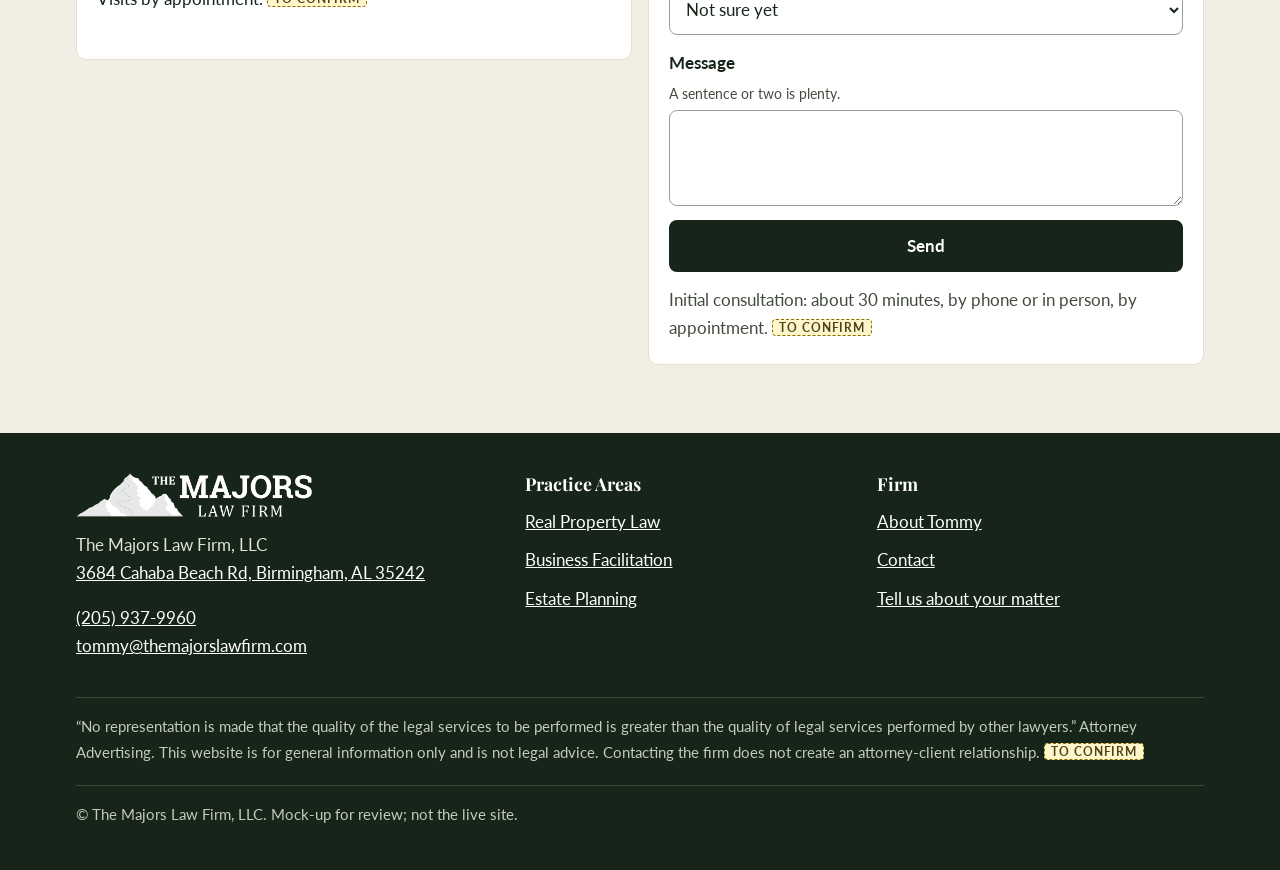
<file: estate-planning.html>
<!doctype html>
<html lang="en">
<head>
  <meta charset="utf-8">
  <meta name="viewport" content="width=device-width, initial-scale=1">
  <title>Estate Planning | The Majors Law Firm (mock-up)</title>
  <link rel="preconnect" href="https://fonts.googleapis.com">
  <link rel="preconnect" href="https://fonts.gstatic.com" crossorigin>
  <link href="https://fonts.googleapis.com/css2?family=Lato:wght@400;700;900&family=Playfair+Display:ital,wght@0,600;0,700;1,600&display=swap" rel="stylesheet">
  <link rel="stylesheet" href="styles.css">
</head>
<body data-page="practice">
  <div data-slot="header"></div>

  <main>
    <section class="hero">
      <div class="wrap hero-grid">
        <div>
          <p class="eyebrow">Practice Area · Birmingham, Alabama</p>
          <h1>Estate <span>Planning</span></h1>
          <p class="lede">Wills, trusts, and the documents that say who decides for you, prepared by a Birmingham attorney.</p>
          <div data-slot="pair"></div>
        </div>
        <div data-slot="heroform" data-area="Estate Planning"></div>
      </div>
    </section>

    <section>
      <div class="wrap">
        <p class="eyebrow">What Tommy handles</p>
        <h2>Estate planning services</h2>
        <div class="services">
          <div class="service">
            <h3>Wills and trusts</h3>
            <p>Documents that set out what happens to your property.</p>
          </div>
          <div class="service">
            <h3>Healthcare directives and power of attorney</h3>
            <p>Documents that name who can make decisions for you if you cannot.</p>
          </div>
          <div class="service">
            <h3>Guardianship and conservatorship</h3>
            <p>Legal help when someone needs another person to care for them or manage their affairs.</p>
          </div>
        </div>
        <div data-slot="next" data-text="Have an estate planning question?"></div>
      </div>
    </section>

    <section class="tint">
      <div class="wrap">
        <p class="eyebrow">What to expect</p>
        <h2>Fees and first conversation</h2>
        <ul class="facts">
          <li><b>Fees</b>Discussed at your consultation. <span class="tbc">To confirm</span></li>
          <li><b>First conversation</b>Initial consultation: about 30 minutes, by phone or in person, by appointment. <span class="tbc">To confirm</span></li>
        </ul>
        <div data-slot="next" data-text="Easier to just ask?"></div>
      </div>
    </section>

    <section>
      <div class="wrap">
        <p class="eyebrow">Other practice areas</p>
        <h2>Tommy also helps with</h2>
        <div class="cards" style="grid-template-columns:repeat(auto-fit,minmax(240px,1fr))">
          <article class="card">
            <h3>Real Property Law</h3>
            <ul><li>Commercial and residential transactions</li><li>Landlord/tenant matters</li><li>Real estate development</li></ul>
            <a class="more" href="real-property.html">Real Property Law →</a>
          </article>
          <article class="card">
            <h3>Business Facilitation</h3>
            <ul><li>Legal planning and protection</li><li>Business development</li><li>Business formation</li></ul>
            <a class="more" href="business-facilitation.html">Business Facilitation →</a>
          </article>
        </div>
        <div data-slot="next" data-text="Not sure which fits?"></div>
      </div>
    </section>

    <div data-slot="consult"></div>
  </main>

  <div data-slot="footer"></div>
  <script src="site.js"></script>
</body>
</html>
</file>
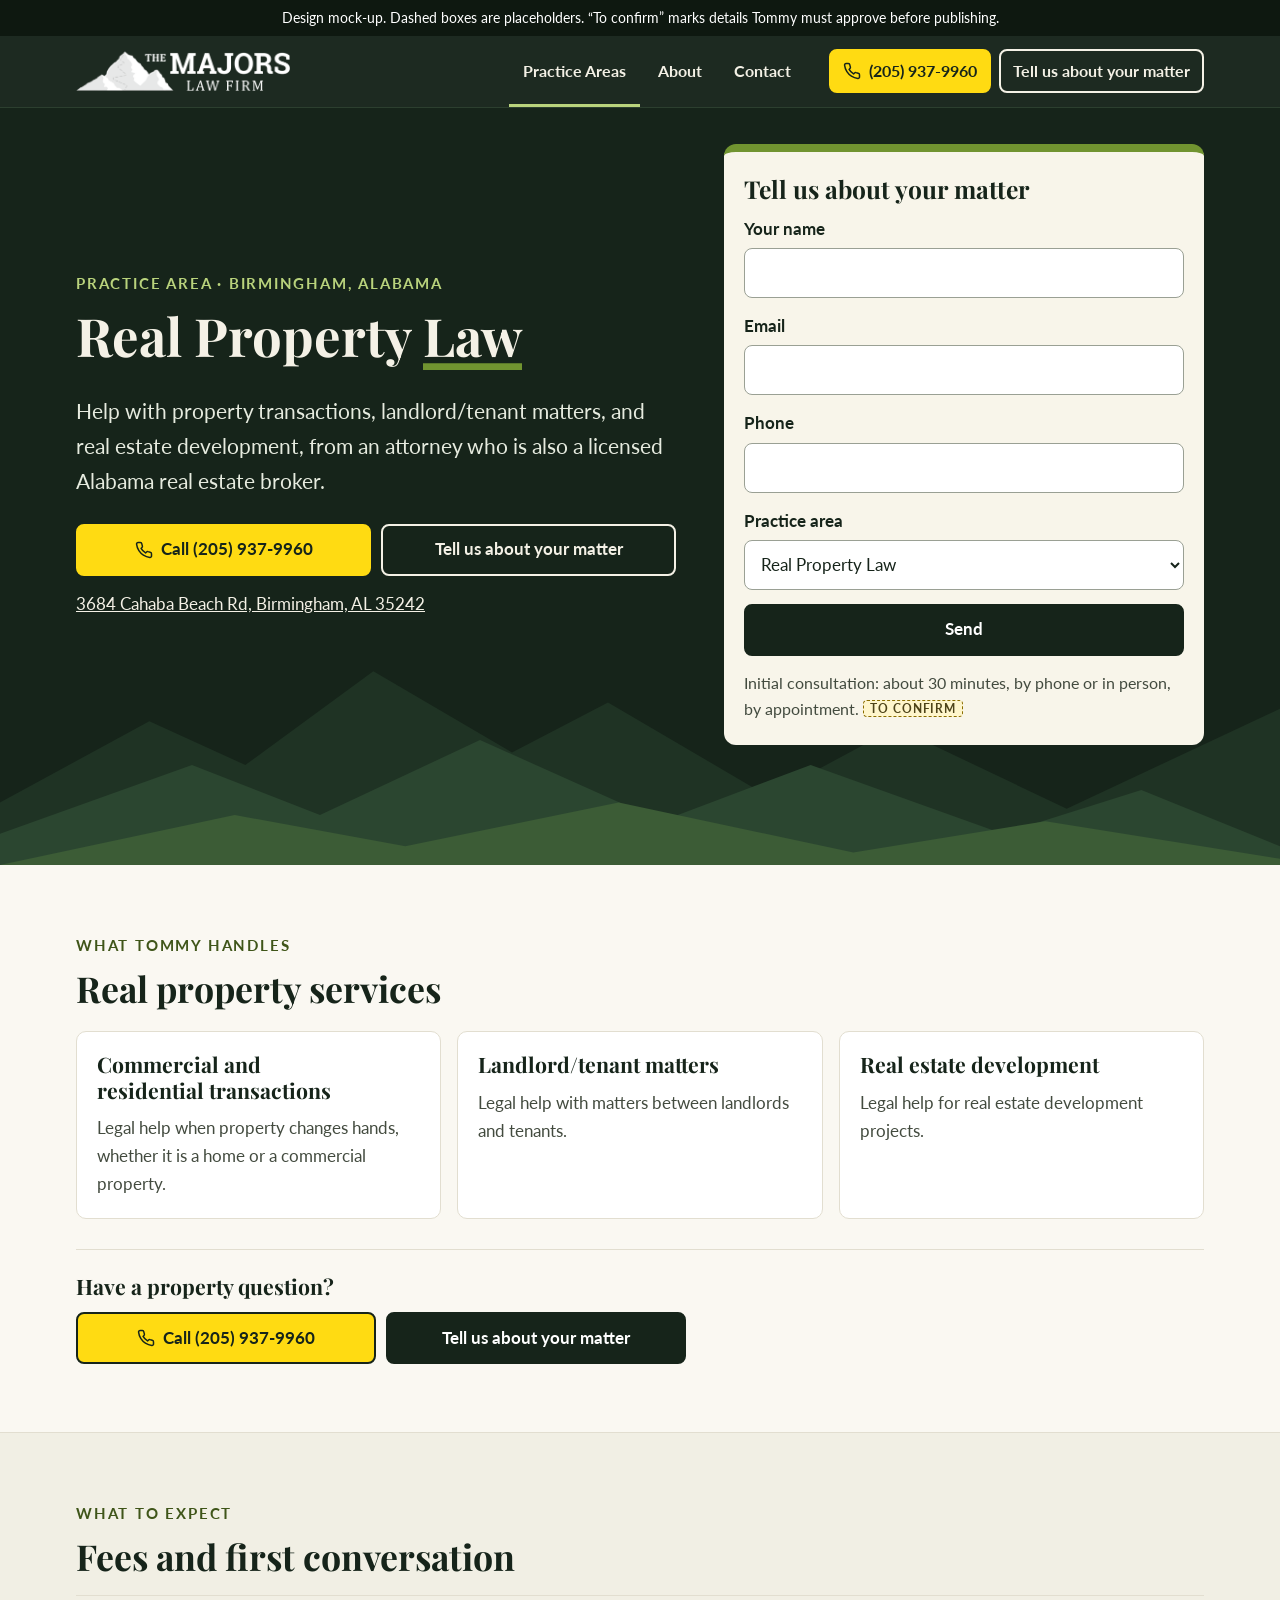
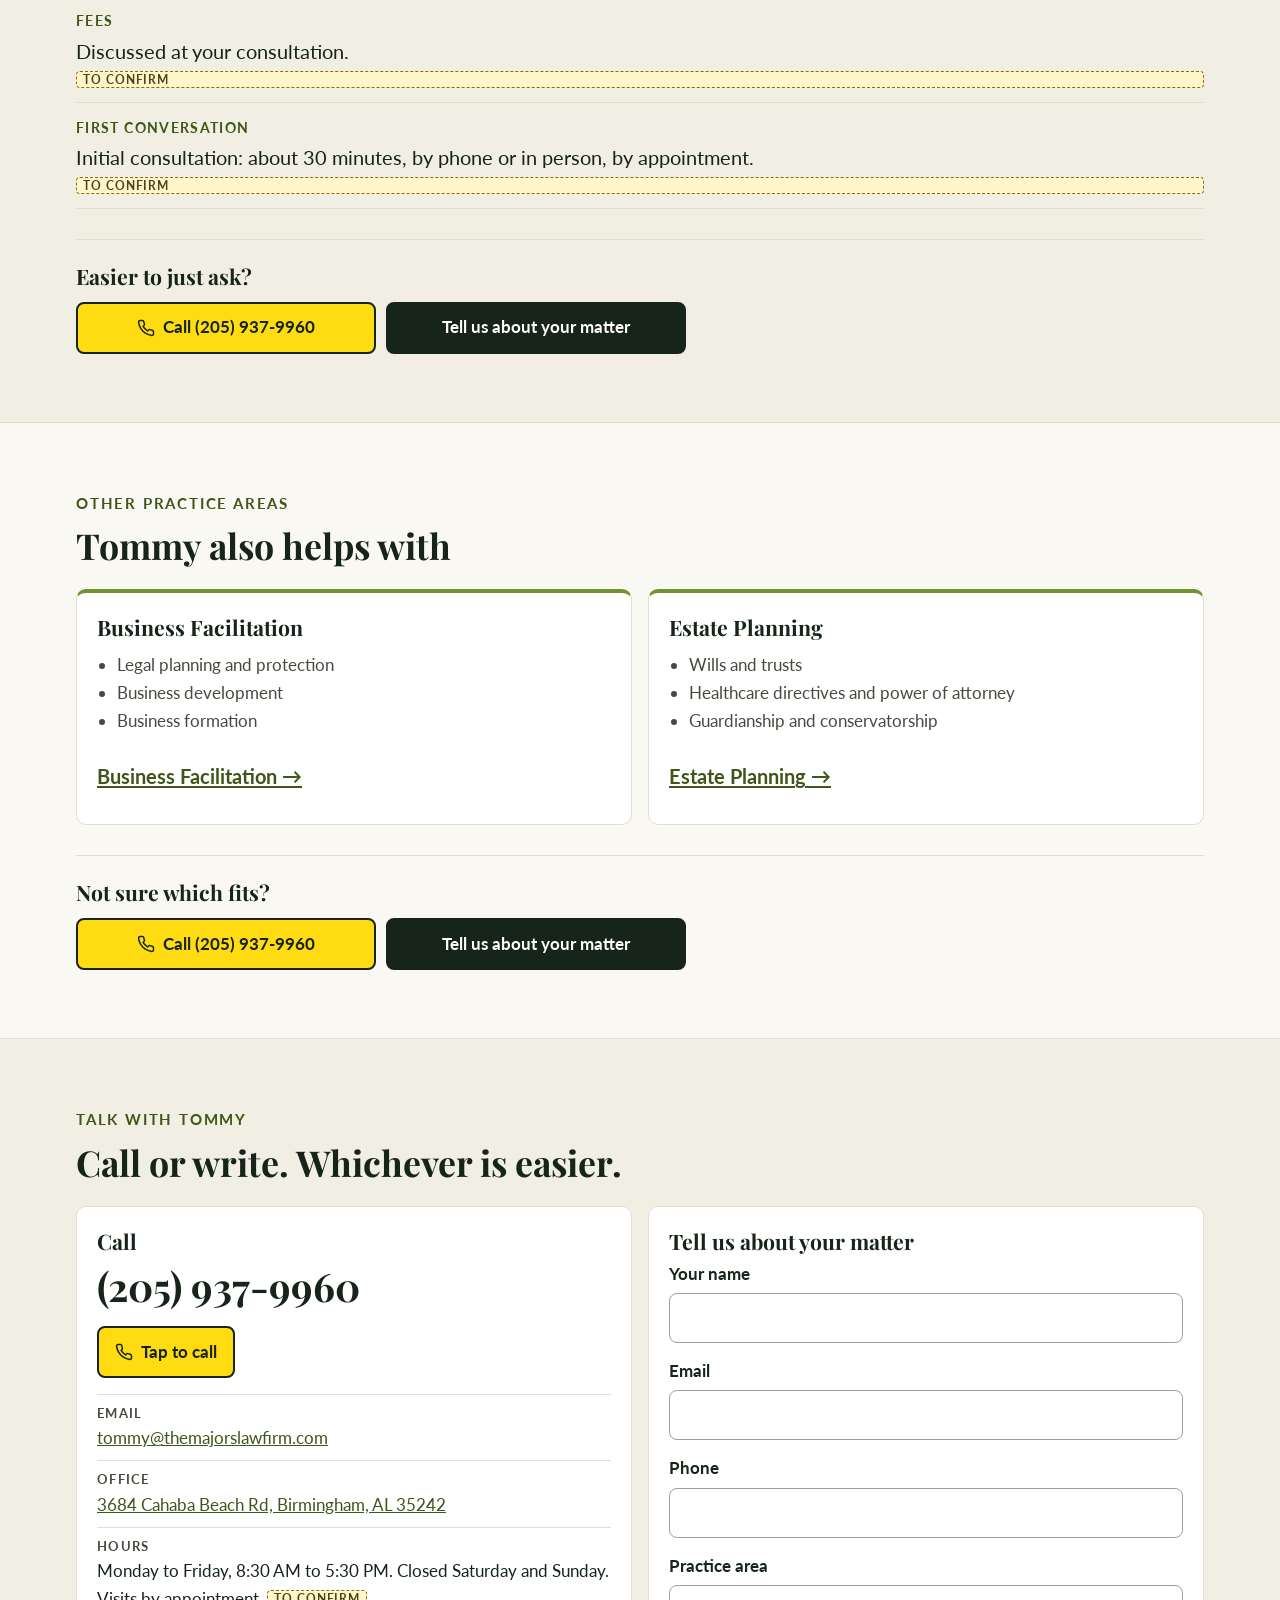
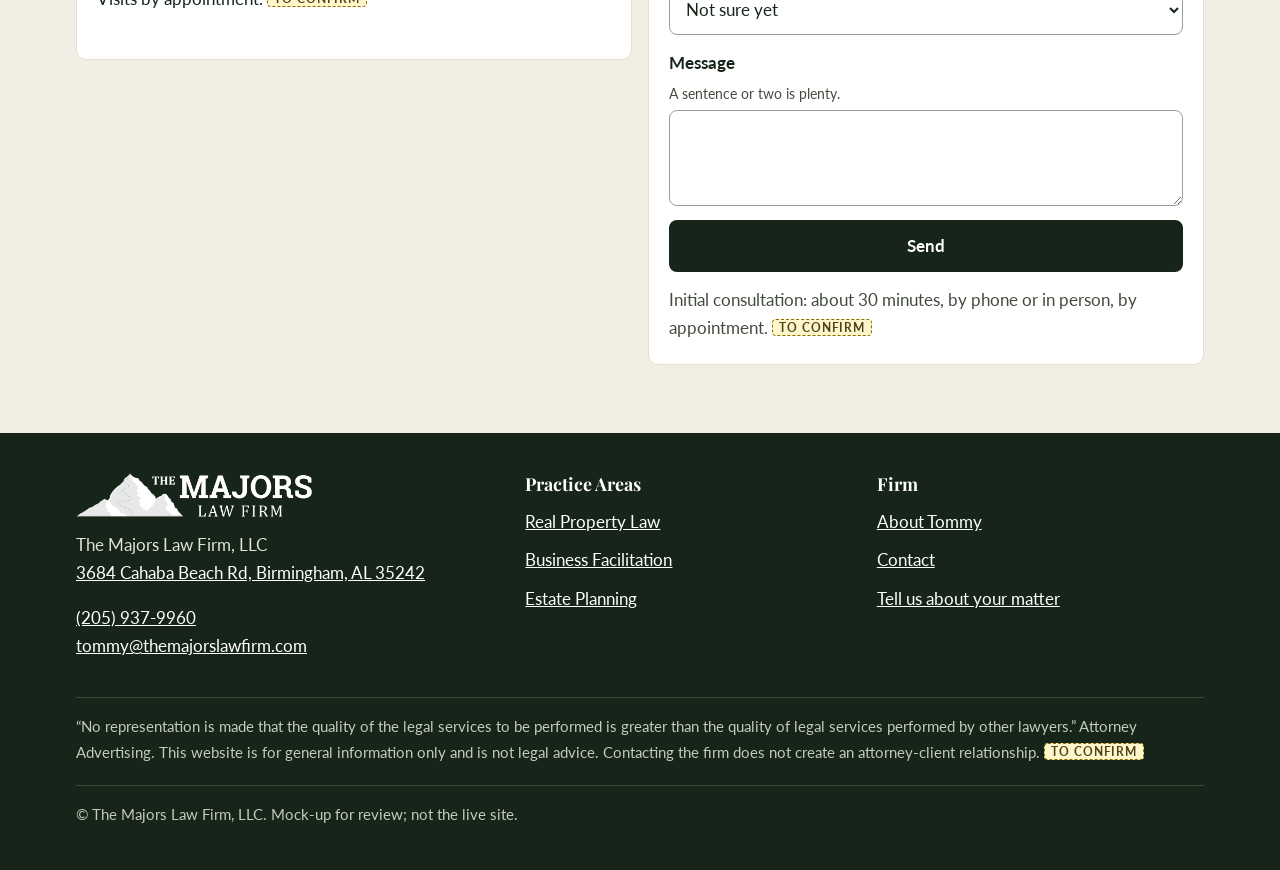
<file: real-property.html>
<!doctype html>
<html lang="en">
<head>
  <meta charset="utf-8">
  <meta name="viewport" content="width=device-width, initial-scale=1">
  <title>Real Property Law | The Majors Law Firm (mock-up)</title>
  <link rel="preconnect" href="https://fonts.googleapis.com">
  <link rel="preconnect" href="https://fonts.gstatic.com" crossorigin>
  <link href="https://fonts.googleapis.com/css2?family=Lato:wght@400;700;900&family=Playfair+Display:ital,wght@0,600;0,700;1,600&display=swap" rel="stylesheet">
  <link rel="stylesheet" href="styles.css">
</head>
<body data-page="practice">
  <div data-slot="header"></div>

  <main>
    <section class="hero">
      <div class="wrap hero-grid">
        <div>
          <p class="eyebrow">Practice Area · Birmingham, Alabama</p>
          <h1>Real Property <span>Law</span></h1>
          <p class="lede">Help with property transactions, landlord/tenant matters, and real estate development, from an attorney who is also a licensed Alabama real estate broker.</p>
          <div data-slot="pair"></div>
        </div>
        <div data-slot="heroform" data-area="Real Property Law"></div>
      </div>
    </section>

    <section>
      <div class="wrap">
        <p class="eyebrow">What Tommy handles</p>
        <h2>Real property services</h2>
        <div class="services">
          <div class="service">
            <h3>Commercial and residential transactions</h3>
            <p>Legal help when property changes hands, whether it is a home or a commercial property.</p>
          </div>
          <div class="service">
            <h3>Landlord/tenant matters</h3>
            <p>Legal help with matters between landlords and tenants.</p>
          </div>
          <div class="service">
            <h3>Real estate development</h3>
            <p>Legal help for real estate development projects.</p>
          </div>
        </div>
        <div data-slot="next" data-text="Have a property question?"></div>
      </div>
    </section>

    <section class="tint">
      <div class="wrap">
        <p class="eyebrow">What to expect</p>
        <h2>Fees and first conversation</h2>
        <ul class="facts">
          <li><b>Fees</b>Discussed at your consultation. <span class="tbc">To confirm</span></li>
          <li><b>First conversation</b>Initial consultation: about 30 minutes, by phone or in person, by appointment. <span class="tbc">To confirm</span></li>
        </ul>
        <div data-slot="next" data-text="Easier to just ask?"></div>
      </div>
    </section>

    <section>
      <div class="wrap">
        <p class="eyebrow">Other practice areas</p>
        <h2>Tommy also helps with</h2>
        <div class="cards" style="grid-template-columns:repeat(auto-fit,minmax(240px,1fr))">
          <article class="card">
            <h3>Business Facilitation</h3>
            <ul><li>Legal planning and protection</li><li>Business development</li><li>Business formation</li></ul>
            <a class="more" href="business-facilitation.html">Business Facilitation →</a>
          </article>
          <article class="card">
            <h3>Estate Planning</h3>
            <ul><li>Wills and trusts</li><li>Healthcare directives and power of attorney</li><li>Guardianship and conservatorship</li></ul>
            <a class="more" href="estate-planning.html">Estate Planning →</a>
          </article>
        </div>
        <div data-slot="next" data-text="Not sure which fits?"></div>
      </div>
    </section>

    <div data-slot="consult"></div>
  </main>

  <div data-slot="footer"></div>
  <script src="site.js"></script>
</body>
</html>
</file>
<file: styles.css>
/* The Majors Law Firm — mock-up redesign
   Brand: Playfair Display (headings), Lato (body), yellow #FFDB12, green #719430.
   Yellow is used only as a fill behind dark text, never as text on photos. */

:root {
  --yellow: #FFDB12;
  --green: #719430;
  --green-deep: #3f5519;   /* brand green darkened for readable text */
  --ink: #16241a;
  --cream: #f4f1e6;
  --green-light: #b9d37c;  /* brand green lightened for text on dark */
  --ridge-line: #2c3f2f;
  --muted: #586053;
  --paper: #faf8f2;
  --tint: #f1efe4;
  --card: #ffffff;
  --line: #e2ded0;
  --radius: 10px;
  --wrap: 1080px;
}

*, *::before, *::after { box-sizing: border-box; }

html { scroll-behavior: smooth; scroll-padding-top: 120px; }

body {
  margin: 0;
  padding-bottom: 72px; /* room for the mobile call/consult bar */
  background: var(--paper);
  color: var(--ink);
  font-family: "Lato", system-ui, sans-serif;
  font-size: 18px;
  line-height: 1.6;
}

h1, h2, h3 {
  font-family: "Playfair Display", Georgia, serif;
  line-height: 1.2;
  margin: 0 0 .5em;
  text-wrap: balance;
}
h1 { font-size: clamp(2rem, 6vw, 3.1rem); }
h2 { font-size: clamp(1.55rem, 4.2vw, 2.1rem); }
h3 { font-size: 1.25rem; }
p { margin: 0 0 1em; }
a { color: var(--green-deep); }
ul { margin: 0 0 1em; padding-left: 1.2em; }

.wrap { max-width: var(--wrap); margin: 0 auto; padding: 0 16px; }
.lede { font-size: 1.15rem; color: var(--muted); max-width: 38em; }
.eyebrow {
  font-size: .8rem; font-weight: 700; letter-spacing: .12em; text-transform: uppercase;
  color: var(--green-deep); margin: 0 0 .6em;
}

/* ---------- Mock-up notice & placeholders ---------- */
.mock-note {
  background: var(--ink); color: #fff; font-size: .8rem; text-align: center; padding: 6px 16px;
}
.ph {
  border: 2px dashed #b9a04a;
  background: repeating-linear-gradient(135deg, #fffbe6 0 12px, #fff6cc 12px 24px);
  border-radius: var(--radius);
  padding: 14px 16px;
  font-size: .95rem;
  color: #4d4319;
}
.ph-tag {
  display: inline-block; font-size: .68rem; font-weight: 900; letter-spacing: .1em;
  text-transform: uppercase; background: #4d4319; color: #fff;
  padding: 2px 7px; border-radius: 4px; margin-right: 6px; vertical-align: 2px;
}
.ph-photo {
  display: grid; place-content: center; text-align: center; min-height: 260px; gap: 6px;
}
.ph-photo .ph-tag { justify-self: center; margin: 0; }

/* ---------- Buttons ---------- */
.btn {
  display: inline-flex; align-items: center; justify-content: center; gap: 8px;
  min-height: 52px; padding: 12px 22px;
  border-radius: 8px; border: 2px solid var(--ink);
  font: 700 1rem "Lato", sans-serif; text-decoration: none; cursor: pointer;
  color: var(--ink); background: transparent;
}
.btn-call { background: var(--yellow); }
.btn-form { background: var(--ink); color: #fff; }
.btn:hover { filter: brightness(.95); }
.btn:focus-visible, a:focus-visible, input:focus-visible, select:focus-visible, textarea:focus-visible {
  outline: 3px solid var(--green); outline-offset: 2px;
}
.btn svg { width: 18px; height: 18px; flex: none; }

/* Call + form, always presented as an equal pair */
.pair { display: grid; grid-template-columns: 1fr; gap: 10px; margin-top: 1.2em; }
@media (min-width: 520px) { .pair { grid-template-columns: repeat(2, minmax(0, 260px)); } }

/* ---------- Header ---------- */
.site-header {
  position: sticky; top: 0; z-index: 20;
  background: rgba(250, 248, 242, .96); backdrop-filter: blur(6px);
  border-bottom: 1px solid var(--line);
}
.header-row { display: flex; align-items: center; justify-content: space-between; gap: 12px; padding: 10px 0; }
.brand { display: flex; align-items: center; gap: 10px; text-decoration: none; color: var(--ink); min-width: 0; }
.brand svg { width: 44px; height: 36px; flex: none; }
.brand-name { font-family: "Playfair Display", serif; font-weight: 700; font-size: 1.05rem; line-height: 1.1; }
.brand-sub { display: block; font: 400 .72rem "Lato", sans-serif; color: var(--muted); letter-spacing: .04em; }
.header-actions { display: flex; gap: 8px; }
.header-actions .btn { min-height: 44px; padding: 8px 14px; font-size: .95rem; white-space: nowrap; }
.header-actions .btn-form { display: none; }

.nav { display: flex; gap: 4px; border-top: 1px solid var(--line); margin: 0 -16px; padding: 0 8px; }
.nav a {
  flex: 1; text-align: center; padding: 11px 6px; min-height: 44px;
  font-weight: 700; font-size: .95rem; color: var(--ink); text-decoration: none;
  border-bottom: 3px solid transparent;
}
.nav a:hover { border-bottom-color: var(--line); }
.nav a[aria-current="page"] { border-bottom-color: var(--green); }

@media (min-width: 860px) {
  .header-inner { display: flex; align-items: center; gap: 24px; }
  .header-row { display: contents; } /* brand, nav, actions sit in one row */
  .brand { order: 1; padding: 10px 0; }
  .nav { border-top: 0; margin: 0 0 0 auto; padding: 0; order: 2; }
  .nav a { flex: none; padding: 22px 14px 19px; }
  .header-actions { order: 3; }
  .header-actions .btn-form { display: inline-flex; }
}

/* ---------- Sections ---------- */
section { padding: 44px 0; }
section.tint { background: var(--tint); }
section + section { border-top: 1px solid var(--line); }
@media (min-width: 860px) { section { padding: 68px 0; } }

.hero { padding-top: 36px; }
.hero-grid { display: grid; gap: 28px; }
@media (min-width: 860px) { .hero-grid { grid-template-columns: 1.25fr 1fr; align-items: center; gap: 48px; } }
.hero h1 span { box-shadow: inset 0 -.32em 0 var(--yellow); }

.next {
  margin-top: 28px; padding-top: 18px; border-top: 1px solid var(--line);
  display: flex; flex-wrap: wrap; gap: 6px 18px; align-items: baseline; font-size: 1rem;
}
.next strong { font-family: "Playfair Display", serif; font-size: 1.05rem; }
.next a { font-weight: 700; padding: 8px 0; }

/* Trust strip */
.trust { padding: 22px 0; background: var(--card); }
.trust ul {
  list-style: none; margin: 0; padding: 0;
  display: grid; grid-template-columns: 1fr; gap: 8px 24px; font-size: .95rem;
}
.trust li { display: flex; gap: 8px; align-items: baseline; }
.trust li::before { content: ""; flex: none; width: 9px; height: 9px; border-radius: 50%; background: var(--green); transform: translateY(-1px); }
@media (min-width: 620px) { .trust ul { grid-template-columns: 1fr 1fr; } }
@media (min-width: 980px) { .trust ul { grid-template-columns: repeat(3, auto); justify-content: space-between; } }

/* Cards */
.cards { display: grid; gap: 16px; margin-top: 22px; }
@media (min-width: 760px) { .cards { grid-template-columns: repeat(3, 1fr); } }
.card {
  background: var(--card); border: 1px solid var(--line); border-top: 4px solid var(--green);
  border-radius: var(--radius); padding: 22px 20px; display: flex; flex-direction: column;
}
.card ul { color: var(--muted); font-size: 1rem; }
.card .more { margin-top: auto; font-weight: 700; padding: 8px 0; }

.services { display: grid; gap: 16px; margin-top: 22px; }
@media (min-width: 760px) { .services { grid-template-columns: repeat(3, 1fr); } }
.service { background: var(--card); border: 1px solid var(--line); border-radius: var(--radius); padding: 20px; }
.service p { color: var(--muted); margin: 0; font-size: 1rem; }

.split { display: grid; gap: 28px; }
@media (min-width: 860px) { .split { grid-template-columns: 1fr 1fr; align-items: center; gap: 48px; } }

blockquote.creed {
  margin: 0 0 1em; padding: 4px 0 4px 20px; border-left: 5px solid var(--yellow);
  font-family: "Playfair Display", serif; font-style: italic;
  font-size: clamp(1.3rem, 3.6vw, 1.7rem); line-height: 1.35;
}

.facts { list-style: none; padding: 0; margin: 0; }
.facts li { padding: 14px 0; border-bottom: 1px solid var(--line); display: grid; gap: 2px; }
.facts li:first-child { border-top: 1px solid var(--line); }
.facts b { font-size: .8rem; letter-spacing: .1em; text-transform: uppercase; color: var(--green-deep); }

.stack { display: grid; gap: 12px; }

/* ---------- Consultation block (call + form, side by side) ---------- */
.consult-grid { display: grid; gap: 16px; margin-top: 22px; }
@media (min-width: 860px) { .consult-grid { grid-template-columns: 1fr 1fr; align-items: start; } }
.panel { background: var(--card); border: 1px solid var(--line); border-radius: var(--radius); padding: 22px 20px; }
.panel h3 { margin-bottom: .3em; }
.big-phone {
  display: block; font: 700 clamp(1.8rem, 7vw, 2.3rem) "Playfair Display", serif;
  color: var(--ink); text-decoration: none; margin: 4px 0 14px;
}
.contact-list { list-style: none; padding: 0; margin: 16px 0; font-size: 1rem; }
.contact-list li { padding: 8px 0; border-top: 1px solid var(--line); overflow-wrap: anywhere; }
.contact-list b { display: block; font-size: .75rem; letter-spacing: .1em; text-transform: uppercase; color: var(--muted); }

form { display: grid; gap: 14px; }
label { display: grid; gap: 5px; font-weight: 700; font-size: .95rem; }
label small { font-weight: 400; color: var(--muted); }
input, select, textarea {
  width: 100%; min-height: 50px; padding: 11px 12px;
  border: 1.5px solid #9aa094; border-radius: 8px; background: #fff;
  font: 400 1rem "Lato", sans-serif; color: var(--ink);
}
textarea { min-height: 96px; resize: vertical; }
.form-msg {
  display: none; border-radius: 8px; padding: 12px 14px; font-size: .95rem;
  background: #eef4e1; border: 1px solid var(--green); color: var(--green-deep);
}
.form-msg.show { display: block; }

/* ---------- Concept A "Ridgeline": dark header and hero ---------- */
.mock-note { background: #0e1810; }
.site-header { background: rgba(22, 36, 26, .97); border-bottom-color: var(--ridge-line); }
.brand { color: var(--cream); }
.brand-sub { color: #a9b7a0; }
.nav { border-top-color: var(--ridge-line); }
.nav a { color: var(--cream); }
.nav a:hover { border-bottom-color: #4a6140; }
.nav a[aria-current="page"] { border-bottom-color: var(--green-light); }
.site-header .btn-call, .hero .btn-call { border-color: var(--yellow); }
.site-header .btn-form, .hero .pair .btn-form { background: transparent; border-color: var(--cream); color: var(--cream); }
.site-header :focus-visible, .hero .pair :focus-visible { outline-color: var(--green-light); }

.hero {
  color: var(--cream);
  padding-bottom: 120px;
  background: var(--ink) url("data:image/svg+xml,%3Csvg xmlns='http://www.w3.org/2000/svg' viewBox='0 340 1200 320' preserveAspectRatio='none'%3E%3Cpath d='M0 560 140 430l90 70 120-150 130 130 90-80 150 150 120-110 160 130 200-160v310H0z' fill='%231f3324'/%3E%3Cpath d='M0 610 180 500l120 80 150-120 170 130 140-90 180 110 130-70 130 90v80H0z' fill='%232b4630'/%3E%3Cpath d='M0 660 220 580l160 50 200-70 220 80 180-50 220 60v60H0z' fill='%233c5c36'/%3E%3C/svg%3E") center bottom / max(100%, 900px) 200px no-repeat;
}
.hero .eyebrow { color: var(--green-light); }
.hero .lede { color: #d3dccb; }
.hero h1 span { box-shadow: inset 0 -.13em 0 var(--green); }
.hero + section { border-top: 0; }

.hero-form {
  background: #f8f5ea; color: var(--ink);
  border-radius: 12px; border-top: 8px solid var(--green);
  padding: 22px 20px;
}
.hero-form h2 { font-size: 1.45rem; }
.hero-form .ph { font-size: .85rem; padding: 10px 12px; }

/* ---------- Footer ---------- */
.site-footer { background: var(--ink); color: #dfe4d9; padding: 40px 0 28px; font-size: .95rem; }
.site-footer a { color: #fff; }
.footer-grid { display: grid; gap: 24px; }
@media (min-width: 760px) { .footer-grid { grid-template-columns: 1.3fr 1fr 1fr; } }
.site-footer h3 { color: #fff; font-size: 1.05rem; }
.site-footer ul { list-style: none; padding: 0; margin: 0; }
.site-footer li { padding: 5px 0; }
.site-footer .ph { margin-top: 20px; font-size: .85rem; }
.fine { margin-top: 20px; padding-top: 16px; border-top: 1px solid #3b4737; font-size: .82rem; color: #aab3a3; }

/* ---------- Mobile call / consult bar ---------- */
.mobile-bar {
  position: fixed; left: 0; right: 0; bottom: 0; z-index: 30;
  display: grid; grid-template-columns: 1fr 1fr; gap: 8px;
  padding: 8px 12px calc(8px + env(safe-area-inset-bottom));
  background: var(--paper); border-top: 1px solid var(--line);
  box-shadow: 0 -4px 16px rgba(31, 42, 28, .08);
}
.mobile-bar .btn { min-height: 54px; padding: 8px 10px; }
@media (min-width: 860px) {
  .mobile-bar { display: none; }
  body { padding-bottom: 0; }
  html { scroll-padding-top: 90px; }
}

/* ==========================================================================
   Design-notes pass: larger text, stronger contrast, real assets, CTAs in
   every section. Accent roles: yellow = the call action only;
   green = personality (ridgeline, rules, markers, underlines).
   ========================================================================== */
:root { --muted: #434b3f; --wrap: 1160px; }
html { font-size: 106.25%; }
body { font-size: 1.15rem; line-height: 1.65; }
@media (min-width: 860px) { body { font-size: 1.2rem; } }
.lede { font-size: 1.25rem; }
.hero .lede { color: #e6ebdf; }
.eyebrow { font-size: .88rem; }
.trust ul, .card ul, .service p, .contact-list, .site-footer { font-size: 1rem; }
label { font-size: 1rem; }
.fine { font-size: .9rem; color: #c3cbbc; }
.mock-note { font-size: .85rem; }
blockquote.creed { border-left-color: var(--green); }

/* "To confirm" tag for assumed details */
.tbc {
  display: inline-block; font: 700 .68rem "Lato", sans-serif; letter-spacing: .08em;
  text-transform: uppercase; white-space: nowrap; vertical-align: 2px;
  padding: 1px 6px; border-radius: 4px; border: 1.5px dashed #8a6d00;
  background: #fff6cc; color: #4d4319;
}

/* Logo */
.brand img { display: block; height: 30px; width: auto; }
.footer-logo { display: block; height: 44px; width: auto; margin-bottom: 14px; }
.header-actions .btn { padding: 8px 12px; }
.header-actions .btn-form { display: none; }
@media (max-width: 420px) { .header-actions .btn svg { display: none; } }
@media (min-width: 860px) { .brand img { height: 40px; } .header-actions .btn-form { display: none; } }
@media (min-width: 1100px) { .header-actions .btn-form { display: inline-flex; } }

/* Buttons: allow the longer form label */
.btn { padding: 12px 16px; text-align: center; line-height: 1.2; }
@media (min-width: 520px) { .pair { grid-template-columns: repeat(2, minmax(0, 300px)); } }

/* Hero */
.hero-addr { margin: 14px 0 0; font-size: 1rem; }
.hero-addr a { color: var(--cream); }
.hero-photo { margin: 0; max-width: 420px; justify-self: center; width: 100%; }
.hero-photo img {
  display: block; width: 100%; height: auto; aspect-ratio: 4 / 5; object-fit: cover; object-position: 50% 12%;
  border-radius: 12px; border-bottom: 8px solid var(--green);
}
.hero-form .terms { margin: 14px 0 0; font-size: .95rem; color: var(--muted); }
.terms { margin: 14px 0 0; font-size: 1rem; color: var(--muted); }
.hours { margin: 0 0 1em; }
.contact-list .hours { margin: 0; }

/* Section CTA */
.cta { margin-top: 30px; padding-top: 22px; border-top: 1px solid var(--line); }
.cta strong { display: block; font: 700 1.25rem "Playfair Display", serif; }
.cta .pair { margin-top: 12px; }
.cta .more-link { display: inline-block; margin-top: 14px; padding: 8px 0; font-weight: 700; }

/* Reviews */
.reviews { display: grid; gap: 16px; margin-top: 22px; }
@media (min-width: 760px) { .reviews { grid-template-columns: 1fr 1fr; } }
.review {
  margin: 0; background: var(--card); border: 1px solid var(--line); border-left: 5px solid var(--green);
  border-radius: var(--radius); padding: 22px 20px;
}
.review blockquote { margin: 0 0 14px; font: italic 600 1.2rem/1.45 "Playfair Display", serif; }
.review p { margin: 0 0 14px; }
.review figcaption { font-weight: 700; }
.review figcaption span { display: block; font-weight: 400; color: var(--muted); font-size: 1rem; }
.review-meta { margin-top: 18px; }

/* Location */
.location-grid { display: grid; gap: 22px; margin-top: 22px; }
@media (min-width: 860px) { .location-grid { grid-template-columns: 1.4fr 1fr; gap: 36px; } }
.map { width: 100%; height: 340px; border: 1px solid var(--line); border-radius: var(--radius); display: block; }
@media (min-width: 860px) { .map { height: 100%; min-height: 440px; } }
.building { margin: 0 0 16px; }
.building img { display: block; width: 100%; height: auto; aspect-ratio: 16 / 9; object-fit: cover; border-radius: var(--radius); }
.building figcaption { font-size: .95rem; color: var(--muted); margin-top: 6px; }

.prose { max-width: 40em; }
.mobile-bar .btn { font-size: .95rem; }
</file>
